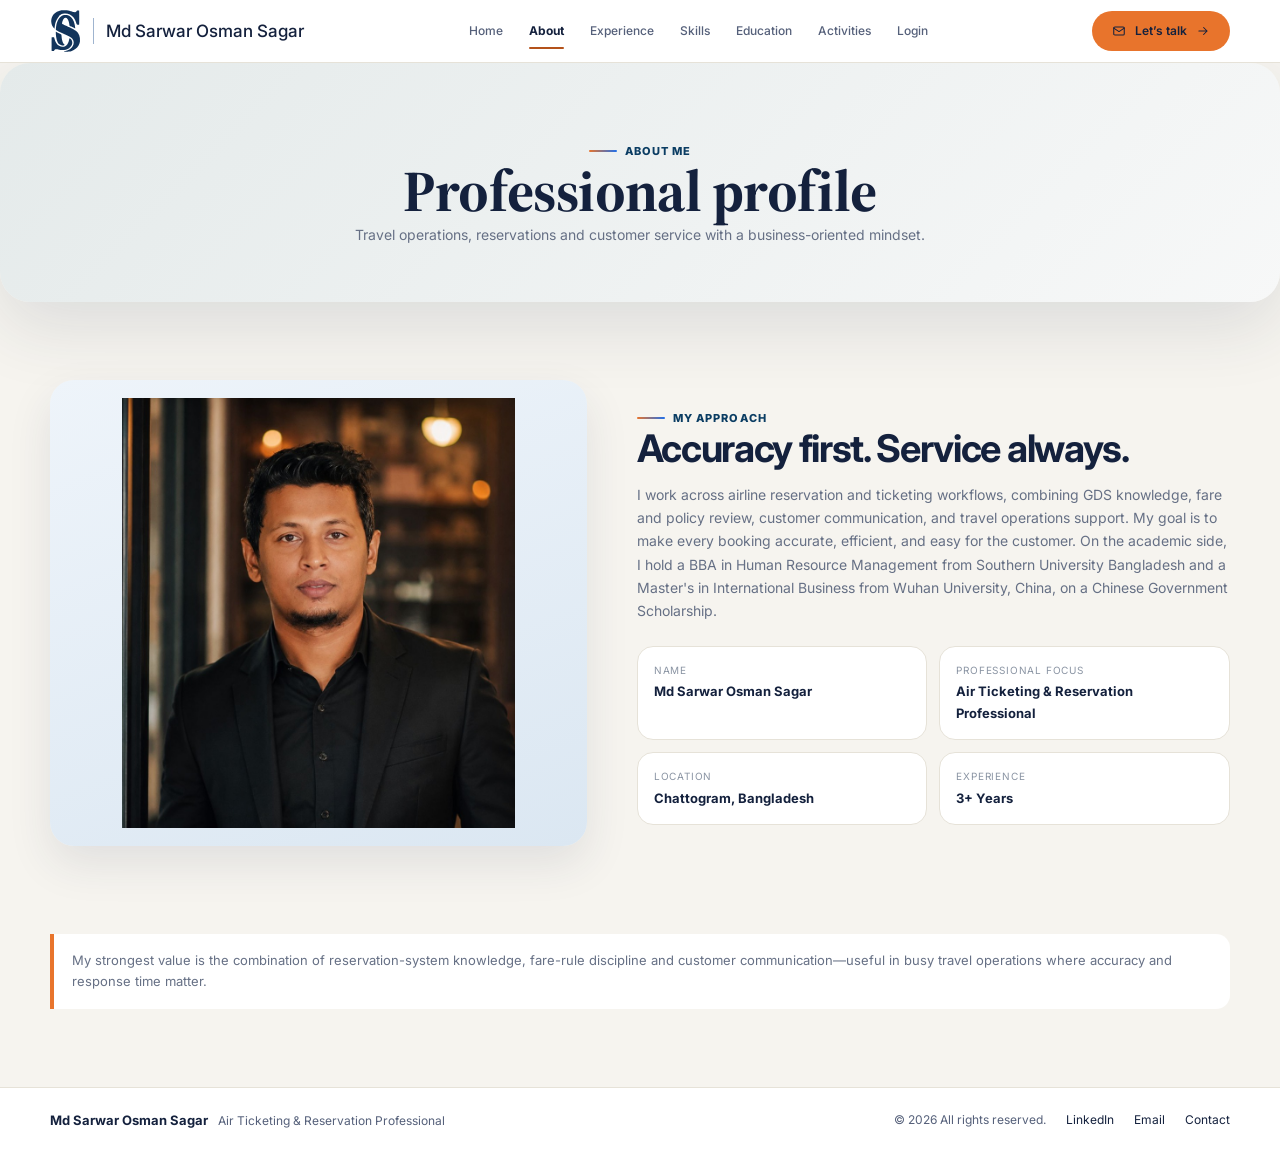
<file: about.html>
<!doctype html>
<html lang="en">
<head>
<meta charset="utf-8"><meta name="viewport" content="width=device-width,initial-scale=1">
<script>if(performance.getEntriesByType("navigation")[0]?.type==="reload"){location.replace("index.html");}</script>
<title>SARWAR OSMAN | PORTFOLIO</title>
<meta name="description" content="Professional portfolio of Md Sarwar Osman Sagar, Air Ticketing & Reservation Professional.">
<link rel="preconnect" href="https://fonts.googleapis.com"><link rel="preconnect" href="https://fonts.gstatic.com" crossorigin>
<link href="https://fonts.googleapis.com/css2?family=Inter:wght@400;500;600;700;800&display=swap" rel="stylesheet">
<link rel="icon" type="image/png" sizes="512x512" href="./favicon-512.png?v=2">
<link rel="icon" type="image/png" sizes="192x192" href="./favicon-192.png?v=2">
<link rel="icon" type="image/png" sizes="32x32" href="./favicon-32.png?v=2">
<link rel="icon" type="image/png" sizes="16x16" href="./favicon-16.png?v=2">
<link rel="apple-touch-icon" href="./apple-touch-icon.png?v=2">
<link href="https://fonts.googleapis.com/css2?family=Source+Serif+4:wght@600;700&display=swap" rel="stylesheet">
<link rel="stylesheet" href="./style.css">
<link rel="stylesheet" href="./home.css">
<script src="./profile.js"></script><script defer src="./app.js"></script>
</head><body class="home"><div class="site-shell">
<header class="header"><div class="container nav-wrap"><div class="nav">
<a class="logo" href="index.html" aria-label="Md Sarwar Osman Sagar - Home"><svg class="logo-mark" viewBox="149 121 838 1180" role="img" aria-label="SOS monogram" focusable="false"><path fill="#12345B" fill-rule="evenodd" d="M563.0 1268.0C543.5 1267.2 528.0 1263.8 528.0 1260.5C528.0 1257.9 537.3 1255.2 564.0 1250.1C746.3 1214.7 844.0 1039.4 748.0 919.9C719.5 884.5 652.7 843.9 570.5 812.2C566.1 810.5 551.7 804.4 538.5 798.7C525.3 793.0 500.3 782.1 483.0 774.6C418.1 746.4 394.5 734.8 345.7 707.1C305.2 684.2 306.0 685.0 306.0 664.9C306.0 656.3 307.2 640.2 309.0 622.8C312.2 592.9 312.3 592.1 316.5 568.5C317.9 560.2 319.8 549.5 320.6 544.5C327.8 501.0 352.3 435.0 376.6 394.0C410.6 336.5 467.8 292.9 524.6 281.3C537.4 278.7 590.8 278.7 605.0 281.3C687.9 296.5 755.9 363.6 790.6 464.5C804.0 503.4 816.8 556.3 820.5 588.0C821.4 595.4 823.0 607.6 824.0 615.0C828.8 647.6 827.3 648.6 798.0 631.4C762.2 610.4 764.6 611.6 723.0 593.0C717.2 590.5 705.3 585.5 696.6 581.9C672.4 572.2 671.3 570.8 668.5 544.5C666.9 529.8 663.6 510.7 659.6 493.0C658.2 487.2 656.9 480.7 656.5 478.5C652.3 454.1 633.6 408.4 619.4 388.4C590.4 347.2 541.8 347.8 512.6 389.5C493.0 417.5 472.0 478.9 472.0 508.1C472.0 517.0 479.9 522.8 523.5 545.8C555.8 562.8 565.5 567.2 610.5 585.1C617.1 587.7 626.8 591.6 632.0 593.7C637.2 595.9 646.0 599.4 651.5 601.5C657.0 603.6 666.7 607.7 673.0 610.5C679.3 613.4 689.9 618.1 696.5 621.0C751.5 644.8 810.0 678.7 845.0 706.8C925.5 771.7 963.8 870.2 953.0 985.0C949.9 1018.1 933.1 1069.4 915.6 1099.4C912.7 1104.4 908.4 1111.7 906.2 1115.6C875.6 1168.6 808.2 1219.3 733.7 1245.4C707.7 1254.5 691.3 1258.3 659.0 1262.4C652.1 1263.3 639.8 1264.9 631.5 1266.0C613.8 1268.2 586.1 1269.1 563.0 1268.0ZM199.2 1247.9C191.3 1245.5 192.0 1262.7 192.0 1062.0C192.0 863.6 191.4 880.4 198.6 877.4C203.2 875.5 250.9 876.5 255.5 878.6C259.9 880.6 260.2 881.5 266.3 906.1C292.6 1012.1 333.7 1077.6 394.0 1109.8C443.9 1136.3 510.2 1139.9 555.6 1118.5C597.7 1098.7 631.4 1054.0 649.9 993.7C654.0 980.3 655.6 973.2 664.1 930.5C670.4 898.8 672.0 898.4 699.8 922.2C777.5 988.6 759.5 1108.0 662.2 1171.8C590.3 1219.0 491.3 1234.3 392.0 1213.5C305.0 1195.3 280.2 1199.3 261.7 1234.6C254.3 1248.7 254.9 1248.4 225.5 1248.7C212.6 1248.8 201.1 1248.5 199.2 1247.9ZM472.5 1097.4C428.7 1090.7 389.2 1071.2 374.6 1049.1C352.8 1016.1 327.8 944.7 318.5 889.0C316.5 877.2 314.5 865.9 314.0 864.0C312.6 858.7 311.2 848.8 310.0 836.0C309.4 829.7 308.3 819.8 307.5 814.0C306.7 808.1 305.8 788.7 305.4 769.4C304.4 721.1 301.7 722.4 346.5 749.3C367.6 762.0 408.0 782.1 439.4 795.6C455.5 802.4 456.3 804.3 458.0 835.3C458.6 845.6 459.4 857.1 460.0 860.8C460.5 864.5 461.9 877.3 463.0 889.3C465.1 910.8 467.4 926.0 470.4 937.8C471.3 941.0 472.8 948.0 473.9 953.2C485.7 1011.8 506.9 1054.1 534.1 1073.4C545.4 1081.3 544.8 1084.5 530.8 1090.1C516.0 1096.2 487.7 1099.7 472.5 1097.4ZM256.2 639.2C218.9 599.8 191.1 543.0 186.5 497.0C186.2 493.4 185.2 485.6 184.3 479.5C181.9 463.8 181.9 427.4 184.2 412.0C185.2 405.7 186.7 395.6 187.5 389.5C190.7 366.4 203.6 329.8 216.6 306.7C252.8 243.0 310.6 198.9 391.0 173.6C414.6 166.2 452.4 158.5 472.1 157.1C496.9 155.3 536.2 153.8 544.0 154.4C548.1 154.8 561.0 155.5 572.5 156.0C596.9 157.2 610.0 158.8 633.5 163.4C642.9 165.3 653.9 167.5 658.0 168.3C671.3 170.9 705.2 179.9 717.0 183.9C776.3 204.0 805.7 210.0 824.5 205.6C843.1 201.2 858.3 189.6 865.9 173.8C873.1 158.9 873.7 158.7 906.2 159.2C928.0 159.5 928.0 159.5 930.7 162.3C933.9 165.4 935.8 528.9 932.7 535.0C930.0 540.4 926.9 541.0 899.0 541.0C863.3 541.0 866.1 543.2 855.5 506.0C821.4 386.0 766.6 311.4 681.5 269.2C625.6 241.5 560.9 234.8 493.5 249.6C451.6 258.8 411.0 284.2 389.5 314.5C386.8 318.4 378.3 329.6 370.7 339.5C319.9 405.2 291.6 479.0 277.5 582.0C276.7 588.3 275.3 597.3 274.5 602.0C273.7 606.7 272.8 616.4 272.5 623.5C271.3 649.2 268.3 652.1 256.2 639.2Z"/></svg><span class="logo-div" aria-hidden="true"></span><span data-profile-name>Md Sarwar Osman Sagar</span></a>
<nav class="nav-links" aria-label="Primary navigation">
<a href="index.html">Home</a><a href="about.html">About</a><a href="experience.html">Experience</a><a href="skills.html">Skills</a><a class="v2-only" href="index.html#research">Research</a><a href="education.html">Education</a><a href="activities.html">Activities</a><a href="aeroops.html">AeroOps Desk</a>
</nav>
<a class="btn" href="contact.html"><svg viewBox="0 0 24 24" aria-hidden="true"><rect x="3" y="5" width="18" height="14" rx="2"/><path d="m3 7 9 6 9-6"/></svg>Let’s talk <svg viewBox="0 0 24 24" aria-hidden="true"><path d="M5 12h14M13 6l6 6-6 6"/></svg></a><button id="mobileToggle" class="mobile-toggle" aria-label="Open menu">☰</button>
</div></div></header>
<div id="mobileLinks" class="container mobile-menu" style="display:none"></div>
<main>
<section class="page-hero"><div class="container"><span class="kicker">About Me</span><h1>Professional profile</h1><p>Travel operations, reservations and customer service with a business-oriented mindset.</p></div></section>
<section class="section"><div class="container about-grid">
<div class="about-image"><img src="./workspace.jpg" alt="Travel operations workspace"></div>
<div class="about-copy"><span class="kicker">My Approach</span><h2 class="section-title">Accuracy first. Service always.</h2><p id="aboutText"></p>
<div class="fact-grid"><div class="fact"><small>Name</small><strong id="factName"></strong></div><div class="fact"><small>Professional Focus</small><strong data-profile-title></strong></div><div class="fact"><small>Location</small><strong id="factLocation"></strong></div><div class="fact"><small>Experience</small><strong id="factExp"></strong></div></div></div>
</div></section>
<section class="section" style="padding-top:10px"><div class="container"><div class="note">My strongest value is the combination of reservation-system knowledge, fare-rule discipline and customer communication—useful in busy travel operations where accuracy and response time matter.</div></div></section>
</main><footer class="h-footer"><div class="container h-footer-in">
<div><strong data-profile-name>Md Sarwar Osman Sagar</strong><span>Air Ticketing &amp; Reservation Professional</span></div>
<div class="h-footer-r"><span>© 2026 All rights reserved.</span><a data-linkedin-link href="https://linkedin.com/in/md-sarwar-osman-sagar-03738a158" target="_blank" rel="noopener">LinkedIn</a><a data-email-icon href="mailto:mdsarwarosman22@gmail.com">Email</a><a href="contact.html">Contact</a></div>
</div></footer></div></body></html>
</file>
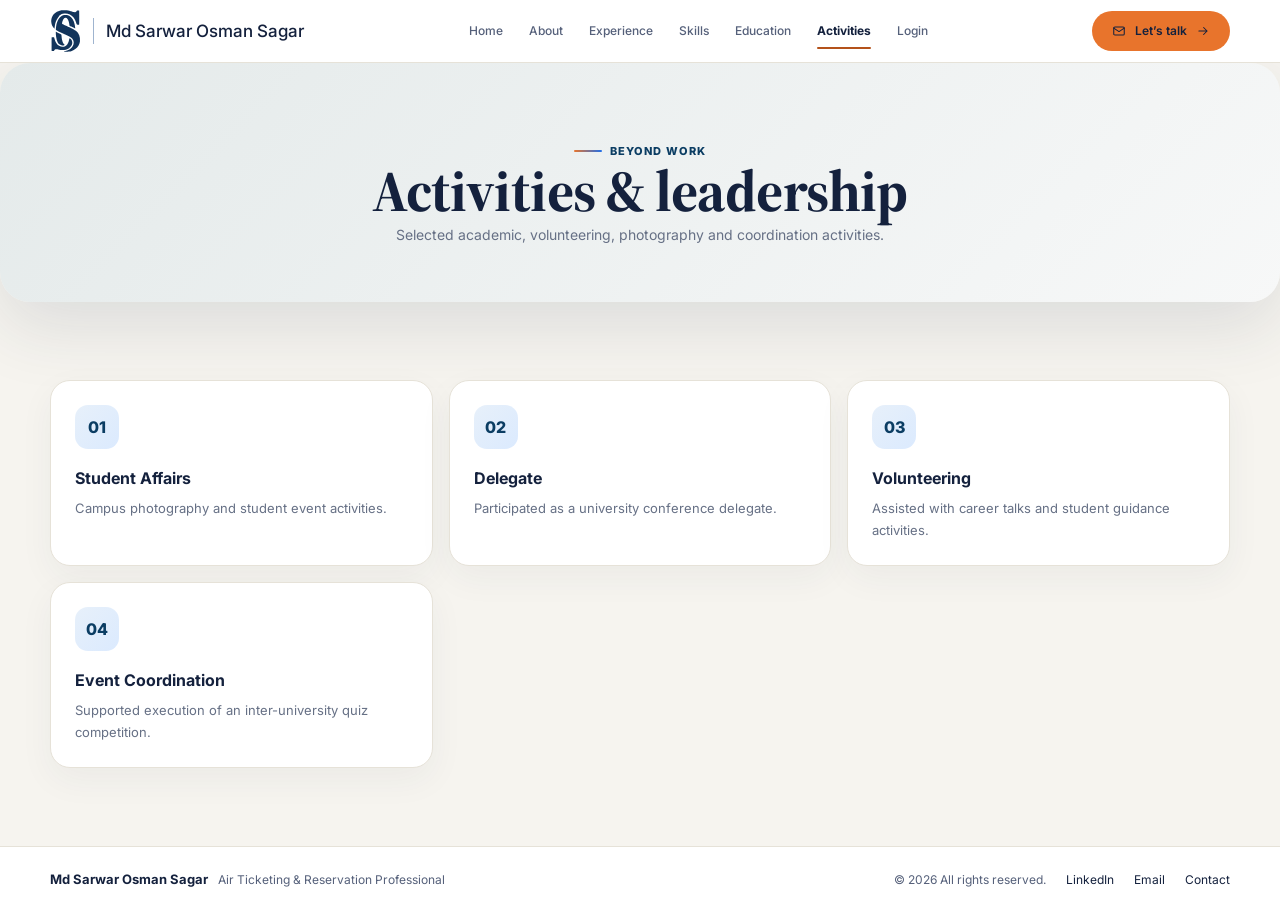
<file: activities.html>
<!doctype html>
<html lang="en">
<head>
<meta charset="utf-8"><meta name="viewport" content="width=device-width,initial-scale=1">
<script>if(performance.getEntriesByType("navigation")[0]?.type==="reload"){location.replace("index.html");}</script>
<title>SARWAR OSMAN | PORTFOLIO</title>
<meta name="description" content="Professional portfolio of Md Sarwar Osman Sagar, Air Ticketing & Reservation Professional.">
<link rel="preconnect" href="https://fonts.googleapis.com"><link rel="preconnect" href="https://fonts.gstatic.com" crossorigin>
<link href="https://fonts.googleapis.com/css2?family=Inter:wght@400;500;600;700;800&display=swap" rel="stylesheet">
<link rel="icon" type="image/png" sizes="512x512" href="./favicon-512.png?v=2">
<link rel="icon" type="image/png" sizes="192x192" href="./favicon-192.png?v=2">
<link rel="icon" type="image/png" sizes="32x32" href="./favicon-32.png?v=2">
<link rel="icon" type="image/png" sizes="16x16" href="./favicon-16.png?v=2">
<link rel="apple-touch-icon" href="./apple-touch-icon.png?v=2">
<link href="https://fonts.googleapis.com/css2?family=Source+Serif+4:wght@600;700&display=swap" rel="stylesheet">
<link rel="stylesheet" href="./style.css">
<link rel="stylesheet" href="./home.css">
<script src="./profile.js"></script><script defer src="./app.js"></script>
</head><body class="home"><div class="site-shell">
<header class="header"><div class="container nav-wrap"><div class="nav">
<a class="logo" href="index.html" aria-label="Md Sarwar Osman Sagar - Home"><svg class="logo-mark" viewBox="149 121 838 1180" role="img" aria-label="SOS monogram" focusable="false"><path fill="#12345B" fill-rule="evenodd" d="M563.0 1268.0C543.5 1267.2 528.0 1263.8 528.0 1260.5C528.0 1257.9 537.3 1255.2 564.0 1250.1C746.3 1214.7 844.0 1039.4 748.0 919.9C719.5 884.5 652.7 843.9 570.5 812.2C566.1 810.5 551.7 804.4 538.5 798.7C525.3 793.0 500.3 782.1 483.0 774.6C418.1 746.4 394.5 734.8 345.7 707.1C305.2 684.2 306.0 685.0 306.0 664.9C306.0 656.3 307.2 640.2 309.0 622.8C312.2 592.9 312.3 592.1 316.5 568.5C317.9 560.2 319.8 549.5 320.6 544.5C327.8 501.0 352.3 435.0 376.6 394.0C410.6 336.5 467.8 292.9 524.6 281.3C537.4 278.7 590.8 278.7 605.0 281.3C687.9 296.5 755.9 363.6 790.6 464.5C804.0 503.4 816.8 556.3 820.5 588.0C821.4 595.4 823.0 607.6 824.0 615.0C828.8 647.6 827.3 648.6 798.0 631.4C762.2 610.4 764.6 611.6 723.0 593.0C717.2 590.5 705.3 585.5 696.6 581.9C672.4 572.2 671.3 570.8 668.5 544.5C666.9 529.8 663.6 510.7 659.6 493.0C658.2 487.2 656.9 480.7 656.5 478.5C652.3 454.1 633.6 408.4 619.4 388.4C590.4 347.2 541.8 347.8 512.6 389.5C493.0 417.5 472.0 478.9 472.0 508.1C472.0 517.0 479.9 522.8 523.5 545.8C555.8 562.8 565.5 567.2 610.5 585.1C617.1 587.7 626.8 591.6 632.0 593.7C637.2 595.9 646.0 599.4 651.5 601.5C657.0 603.6 666.7 607.7 673.0 610.5C679.3 613.4 689.9 618.1 696.5 621.0C751.5 644.8 810.0 678.7 845.0 706.8C925.5 771.7 963.8 870.2 953.0 985.0C949.9 1018.1 933.1 1069.4 915.6 1099.4C912.7 1104.4 908.4 1111.7 906.2 1115.6C875.6 1168.6 808.2 1219.3 733.7 1245.4C707.7 1254.5 691.3 1258.3 659.0 1262.4C652.1 1263.3 639.8 1264.9 631.5 1266.0C613.8 1268.2 586.1 1269.1 563.0 1268.0ZM199.2 1247.9C191.3 1245.5 192.0 1262.7 192.0 1062.0C192.0 863.6 191.4 880.4 198.6 877.4C203.2 875.5 250.9 876.5 255.5 878.6C259.9 880.6 260.2 881.5 266.3 906.1C292.6 1012.1 333.7 1077.6 394.0 1109.8C443.9 1136.3 510.2 1139.9 555.6 1118.5C597.7 1098.7 631.4 1054.0 649.9 993.7C654.0 980.3 655.6 973.2 664.1 930.5C670.4 898.8 672.0 898.4 699.8 922.2C777.5 988.6 759.5 1108.0 662.2 1171.8C590.3 1219.0 491.3 1234.3 392.0 1213.5C305.0 1195.3 280.2 1199.3 261.7 1234.6C254.3 1248.7 254.9 1248.4 225.5 1248.7C212.6 1248.8 201.1 1248.5 199.2 1247.9ZM472.5 1097.4C428.7 1090.7 389.2 1071.2 374.6 1049.1C352.8 1016.1 327.8 944.7 318.5 889.0C316.5 877.2 314.5 865.9 314.0 864.0C312.6 858.7 311.2 848.8 310.0 836.0C309.4 829.7 308.3 819.8 307.5 814.0C306.7 808.1 305.8 788.7 305.4 769.4C304.4 721.1 301.7 722.4 346.5 749.3C367.6 762.0 408.0 782.1 439.4 795.6C455.5 802.4 456.3 804.3 458.0 835.3C458.6 845.6 459.4 857.1 460.0 860.8C460.5 864.5 461.9 877.3 463.0 889.3C465.1 910.8 467.4 926.0 470.4 937.8C471.3 941.0 472.8 948.0 473.9 953.2C485.7 1011.8 506.9 1054.1 534.1 1073.4C545.4 1081.3 544.8 1084.5 530.8 1090.1C516.0 1096.2 487.7 1099.7 472.5 1097.4ZM256.2 639.2C218.9 599.8 191.1 543.0 186.5 497.0C186.2 493.4 185.2 485.6 184.3 479.5C181.9 463.8 181.9 427.4 184.2 412.0C185.2 405.7 186.7 395.6 187.5 389.5C190.7 366.4 203.6 329.8 216.6 306.7C252.8 243.0 310.6 198.9 391.0 173.6C414.6 166.2 452.4 158.5 472.1 157.1C496.9 155.3 536.2 153.8 544.0 154.4C548.1 154.8 561.0 155.5 572.5 156.0C596.9 157.2 610.0 158.8 633.5 163.4C642.9 165.3 653.9 167.5 658.0 168.3C671.3 170.9 705.2 179.9 717.0 183.9C776.3 204.0 805.7 210.0 824.5 205.6C843.1 201.2 858.3 189.6 865.9 173.8C873.1 158.9 873.7 158.7 906.2 159.2C928.0 159.5 928.0 159.5 930.7 162.3C933.9 165.4 935.8 528.9 932.7 535.0C930.0 540.4 926.9 541.0 899.0 541.0C863.3 541.0 866.1 543.2 855.5 506.0C821.4 386.0 766.6 311.4 681.5 269.2C625.6 241.5 560.9 234.8 493.5 249.6C451.6 258.8 411.0 284.2 389.5 314.5C386.8 318.4 378.3 329.6 370.7 339.5C319.9 405.2 291.6 479.0 277.5 582.0C276.7 588.3 275.3 597.3 274.5 602.0C273.7 606.7 272.8 616.4 272.5 623.5C271.3 649.2 268.3 652.1 256.2 639.2Z"/></svg><span class="logo-div" aria-hidden="true"></span><span data-profile-name>Md Sarwar Osman Sagar</span></a>
<nav class="nav-links" aria-label="Primary navigation">
<a href="index.html">Home</a><a href="about.html">About</a><a href="experience.html">Experience</a><a href="skills.html">Skills</a><a class="v2-only" href="index.html#research">Research</a><a href="education.html">Education</a><a href="activities.html">Activities</a><a href="aeroops.html">AeroOps Desk</a>
</nav>
<a class="btn" href="contact.html"><svg viewBox="0 0 24 24" aria-hidden="true"><rect x="3" y="5" width="18" height="14" rx="2"/><path d="m3 7 9 6 9-6"/></svg>Let’s talk <svg viewBox="0 0 24 24" aria-hidden="true"><path d="M5 12h14M13 6l6 6-6 6"/></svg></a><button id="mobileToggle" class="mobile-toggle" aria-label="Open menu">☰</button>
</div></div></header>
<div id="mobileLinks" class="container mobile-menu" style="display:none"></div>
<main>
<section class="page-hero"><div class="container"><span class="kicker">Beyond Work</span><h1>Activities &amp; leadership</h1><p>Selected academic, volunteering, photography and coordination activities.</p></div></section>
<section class="section"><div class="container"><div id="activitiesGrid" class="cards"></div></div></section>
</main><footer class="h-footer"><div class="container h-footer-in">
<div><strong data-profile-name>Md Sarwar Osman Sagar</strong><span>Air Ticketing &amp; Reservation Professional</span></div>
<div class="h-footer-r"><span>© 2026 All rights reserved.</span><a data-linkedin-link href="https://linkedin.com/in/md-sarwar-osman-sagar-03738a158" target="_blank" rel="noopener">LinkedIn</a><a data-email-icon href="mailto:mdsarwarosman22@gmail.com">Email</a><a href="contact.html">Contact</a></div>
</div></footer></div></body></html>
</file>
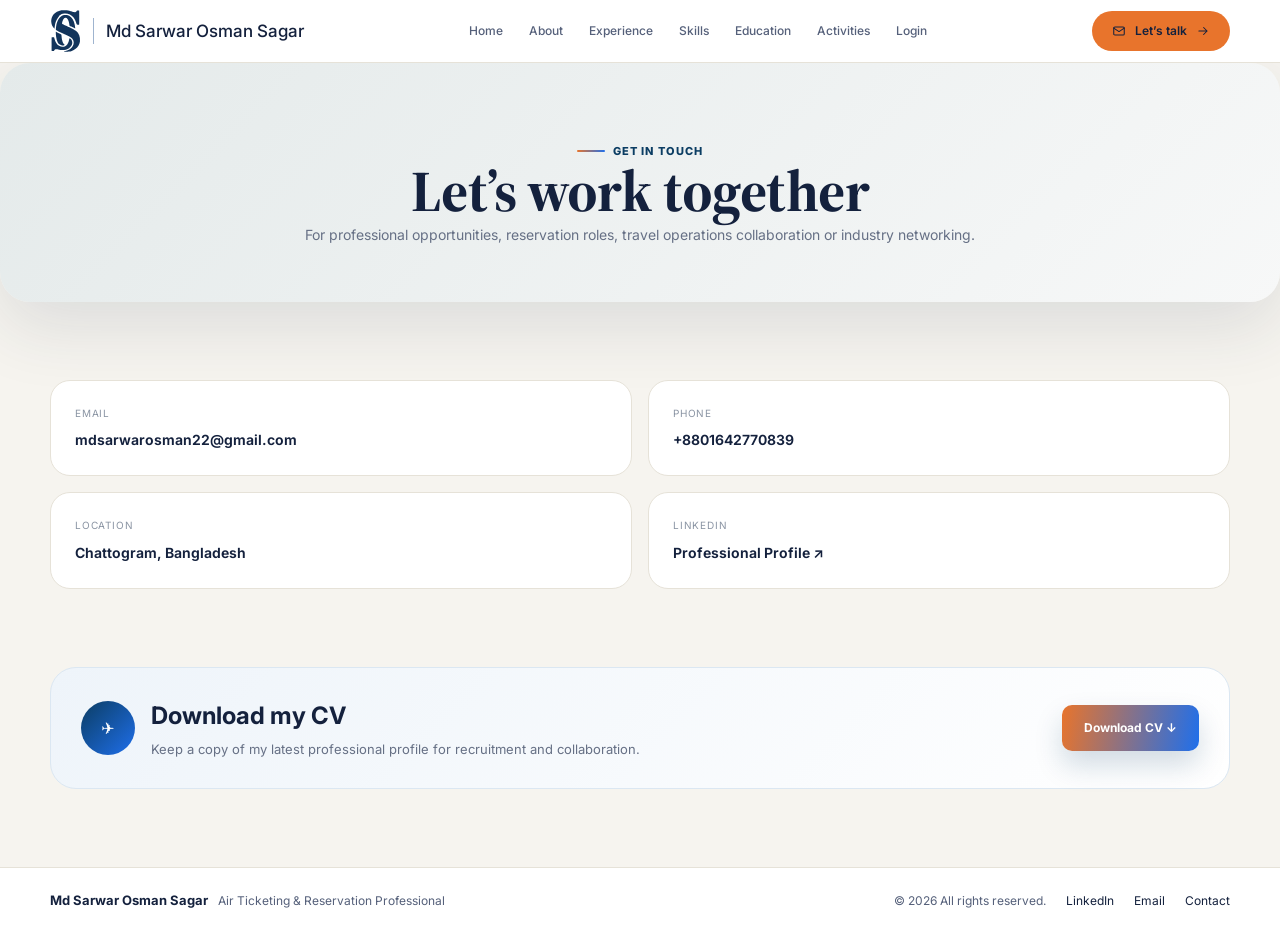
<file: contact.html>
<!doctype html>
<html lang="en">
<head>
<meta charset="utf-8"><meta name="viewport" content="width=device-width,initial-scale=1">
<script>if(performance.getEntriesByType("navigation")[0]?.type==="reload"){location.replace("index.html");}</script>
<title>SARWAR OSMAN | PORTFOLIO</title>
<meta name="description" content="Professional portfolio of Md Sarwar Osman Sagar, Air Ticketing & Reservation Professional.">
<link rel="preconnect" href="https://fonts.googleapis.com"><link rel="preconnect" href="https://fonts.gstatic.com" crossorigin>
<link href="https://fonts.googleapis.com/css2?family=Inter:wght@400;500;600;700;800&display=swap" rel="stylesheet">
<link rel="icon" type="image/png" sizes="512x512" href="./favicon-512.png?v=2">
<link rel="icon" type="image/png" sizes="192x192" href="./favicon-192.png?v=2">
<link rel="icon" type="image/png" sizes="32x32" href="./favicon-32.png?v=2">
<link rel="icon" type="image/png" sizes="16x16" href="./favicon-16.png?v=2">
<link rel="apple-touch-icon" href="./apple-touch-icon.png?v=2">
<link href="https://fonts.googleapis.com/css2?family=Source+Serif+4:wght@600;700&display=swap" rel="stylesheet">
<link rel="stylesheet" href="./style.css">
<link rel="stylesheet" href="./home.css">
<script src="./profile.js"></script><script defer src="./app.js"></script>
</head><body class="home"><div class="site-shell">
<header class="header"><div class="container nav-wrap"><div class="nav">
<a class="logo" href="index.html" aria-label="Md Sarwar Osman Sagar - Home"><svg class="logo-mark" viewBox="149 121 838 1180" role="img" aria-label="SOS monogram" focusable="false"><path fill="#12345B" fill-rule="evenodd" d="M563.0 1268.0C543.5 1267.2 528.0 1263.8 528.0 1260.5C528.0 1257.9 537.3 1255.2 564.0 1250.1C746.3 1214.7 844.0 1039.4 748.0 919.9C719.5 884.5 652.7 843.9 570.5 812.2C566.1 810.5 551.7 804.4 538.5 798.7C525.3 793.0 500.3 782.1 483.0 774.6C418.1 746.4 394.5 734.8 345.7 707.1C305.2 684.2 306.0 685.0 306.0 664.9C306.0 656.3 307.2 640.2 309.0 622.8C312.2 592.9 312.3 592.1 316.5 568.5C317.9 560.2 319.8 549.5 320.6 544.5C327.8 501.0 352.3 435.0 376.6 394.0C410.6 336.5 467.8 292.9 524.6 281.3C537.4 278.7 590.8 278.7 605.0 281.3C687.9 296.5 755.9 363.6 790.6 464.5C804.0 503.4 816.8 556.3 820.5 588.0C821.4 595.4 823.0 607.6 824.0 615.0C828.8 647.6 827.3 648.6 798.0 631.4C762.2 610.4 764.6 611.6 723.0 593.0C717.2 590.5 705.3 585.5 696.6 581.9C672.4 572.2 671.3 570.8 668.5 544.5C666.9 529.8 663.6 510.7 659.6 493.0C658.2 487.2 656.9 480.7 656.5 478.5C652.3 454.1 633.6 408.4 619.4 388.4C590.4 347.2 541.8 347.8 512.6 389.5C493.0 417.5 472.0 478.9 472.0 508.1C472.0 517.0 479.9 522.8 523.5 545.8C555.8 562.8 565.5 567.2 610.5 585.1C617.1 587.7 626.8 591.6 632.0 593.7C637.2 595.9 646.0 599.4 651.5 601.5C657.0 603.6 666.7 607.7 673.0 610.5C679.3 613.4 689.9 618.1 696.5 621.0C751.5 644.8 810.0 678.7 845.0 706.8C925.5 771.7 963.8 870.2 953.0 985.0C949.9 1018.1 933.1 1069.4 915.6 1099.4C912.7 1104.4 908.4 1111.7 906.2 1115.6C875.6 1168.6 808.2 1219.3 733.7 1245.4C707.7 1254.5 691.3 1258.3 659.0 1262.4C652.1 1263.3 639.8 1264.9 631.5 1266.0C613.8 1268.2 586.1 1269.1 563.0 1268.0ZM199.2 1247.9C191.3 1245.5 192.0 1262.7 192.0 1062.0C192.0 863.6 191.4 880.4 198.6 877.4C203.2 875.5 250.9 876.5 255.5 878.6C259.9 880.6 260.2 881.5 266.3 906.1C292.6 1012.1 333.7 1077.6 394.0 1109.8C443.9 1136.3 510.2 1139.9 555.6 1118.5C597.7 1098.7 631.4 1054.0 649.9 993.7C654.0 980.3 655.6 973.2 664.1 930.5C670.4 898.8 672.0 898.4 699.8 922.2C777.5 988.6 759.5 1108.0 662.2 1171.8C590.3 1219.0 491.3 1234.3 392.0 1213.5C305.0 1195.3 280.2 1199.3 261.7 1234.6C254.3 1248.7 254.9 1248.4 225.5 1248.7C212.6 1248.8 201.1 1248.5 199.2 1247.9ZM472.5 1097.4C428.7 1090.7 389.2 1071.2 374.6 1049.1C352.8 1016.1 327.8 944.7 318.5 889.0C316.5 877.2 314.5 865.9 314.0 864.0C312.6 858.7 311.2 848.8 310.0 836.0C309.4 829.7 308.3 819.8 307.5 814.0C306.7 808.1 305.8 788.7 305.4 769.4C304.4 721.1 301.7 722.4 346.5 749.3C367.6 762.0 408.0 782.1 439.4 795.6C455.5 802.4 456.3 804.3 458.0 835.3C458.6 845.6 459.4 857.1 460.0 860.8C460.5 864.5 461.9 877.3 463.0 889.3C465.1 910.8 467.4 926.0 470.4 937.8C471.3 941.0 472.8 948.0 473.9 953.2C485.7 1011.8 506.9 1054.1 534.1 1073.4C545.4 1081.3 544.8 1084.5 530.8 1090.1C516.0 1096.2 487.7 1099.7 472.5 1097.4ZM256.2 639.2C218.9 599.8 191.1 543.0 186.5 497.0C186.2 493.4 185.2 485.6 184.3 479.5C181.9 463.8 181.9 427.4 184.2 412.0C185.2 405.7 186.7 395.6 187.5 389.5C190.7 366.4 203.6 329.8 216.6 306.7C252.8 243.0 310.6 198.9 391.0 173.6C414.6 166.2 452.4 158.5 472.1 157.1C496.9 155.3 536.2 153.8 544.0 154.4C548.1 154.8 561.0 155.5 572.5 156.0C596.9 157.2 610.0 158.8 633.5 163.4C642.9 165.3 653.9 167.5 658.0 168.3C671.3 170.9 705.2 179.9 717.0 183.9C776.3 204.0 805.7 210.0 824.5 205.6C843.1 201.2 858.3 189.6 865.9 173.8C873.1 158.9 873.7 158.7 906.2 159.2C928.0 159.5 928.0 159.5 930.7 162.3C933.9 165.4 935.8 528.9 932.7 535.0C930.0 540.4 926.9 541.0 899.0 541.0C863.3 541.0 866.1 543.2 855.5 506.0C821.4 386.0 766.6 311.4 681.5 269.2C625.6 241.5 560.9 234.8 493.5 249.6C451.6 258.8 411.0 284.2 389.5 314.5C386.8 318.4 378.3 329.6 370.7 339.5C319.9 405.2 291.6 479.0 277.5 582.0C276.7 588.3 275.3 597.3 274.5 602.0C273.7 606.7 272.8 616.4 272.5 623.5C271.3 649.2 268.3 652.1 256.2 639.2Z"/></svg><span class="logo-div" aria-hidden="true"></span><span data-profile-name>Md Sarwar Osman Sagar</span></a>
<nav class="nav-links" aria-label="Primary navigation">
<a href="index.html">Home</a><a href="about.html">About</a><a href="experience.html">Experience</a><a href="skills.html">Skills</a><a class="v2-only" href="index.html#research">Research</a><a href="education.html">Education</a><a href="activities.html">Activities</a><a href="aeroops.html">AeroOps Desk</a>
</nav>
<a class="btn" href="contact.html"><svg viewBox="0 0 24 24" aria-hidden="true"><rect x="3" y="5" width="18" height="14" rx="2"/><path d="m3 7 9 6 9-6"/></svg>Let’s talk <svg viewBox="0 0 24 24" aria-hidden="true"><path d="M5 12h14M13 6l6 6-6 6"/></svg></a><button id="mobileToggle" class="mobile-toggle" aria-label="Open menu">☰</button>
</div></div></header>
<div id="mobileLinks" class="container mobile-menu" style="display:none"></div>
<main>
<section class="page-hero"><div class="container"><span class="kicker">Get In Touch</span><h1>Let’s work together</h1><p>For professional opportunities, reservation roles, travel operations collaboration or industry networking.</p></div></section>
<section class="section"><div class="container contact-grid">
<div class="contact-item"><small>Email</small><a data-email-link href="#"></a></div>
<div class="contact-item"><small>Phone</small><a data-phone-link href="#"></a></div>
<div class="contact-item"><small>Location</small><p data-profile-location></p></div>
<div class="contact-item"><small>LinkedIn</small><a data-linkedin-link href="#" target="_blank" rel="noreferrer">Professional Profile ↗</a></div>
</div></section>
<section class="section" style="padding-top:0"><div class="container"><div class="contact-band"><div class="band-left"><div class="icon">✈</div><div><h3>Download my CV</h3><p>Keep a copy of my latest professional profile for recruitment and collaboration.</p></div></div><a class="btn" data-cv-link href="#">Download CV ↓</a></div></div></section>
</main><footer class="h-footer"><div class="container h-footer-in">
<div><strong data-profile-name>Md Sarwar Osman Sagar</strong><span>Air Ticketing &amp; Reservation Professional</span></div>
<div class="h-footer-r"><span>© 2026 All rights reserved.</span><a data-linkedin-link href="https://linkedin.com/in/md-sarwar-osman-sagar-03738a158" target="_blank" rel="noopener">LinkedIn</a><a data-email-icon href="mailto:mdsarwarosman22@gmail.com">Email</a><a href="contact.html">Contact</a></div>
</div></footer></div></body></html>
</file>
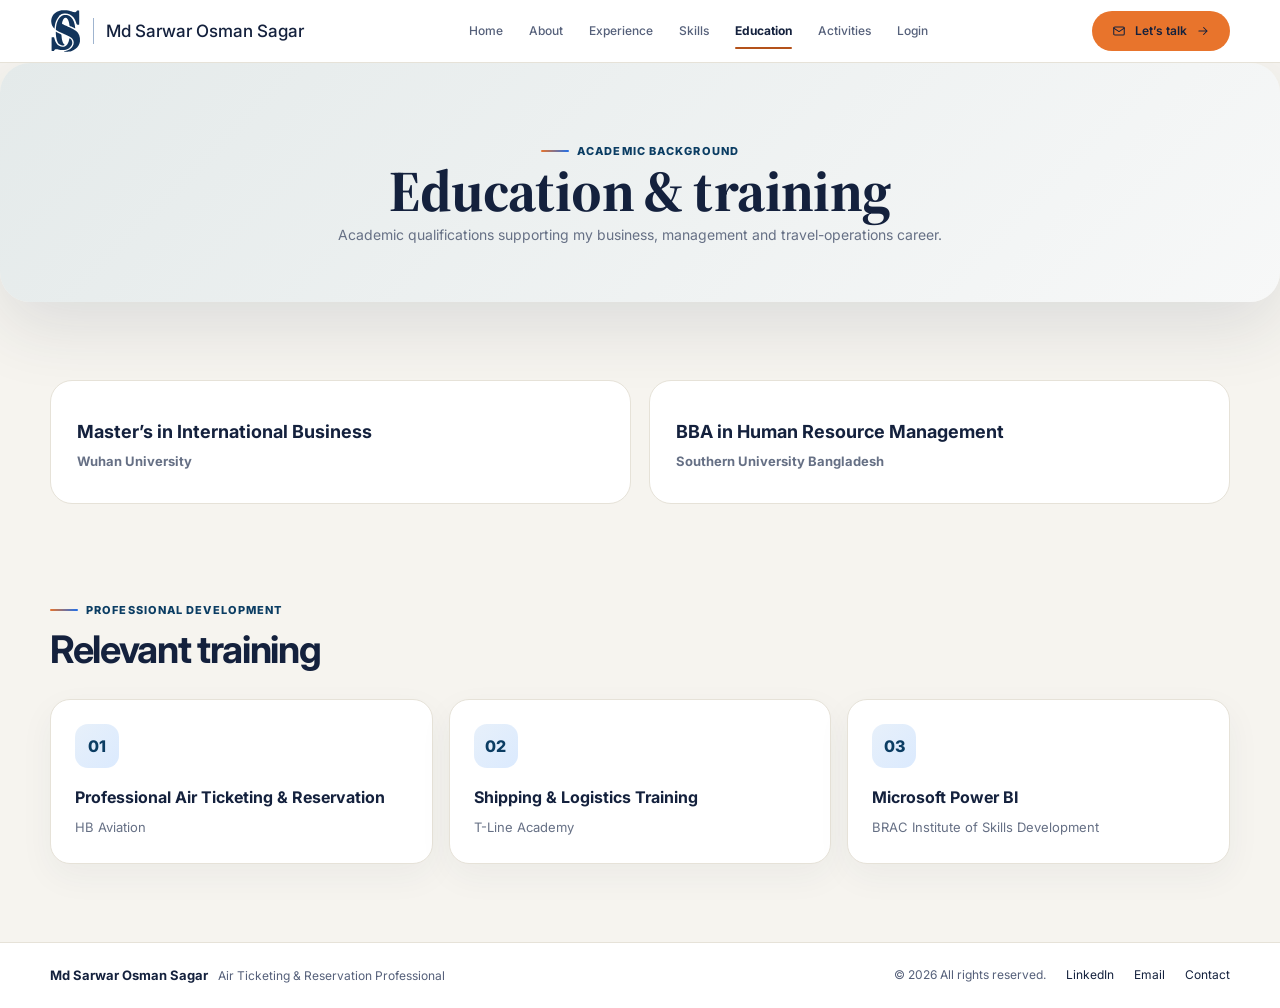
<file: education.html>
<!doctype html>
<html lang="en">
<head>
<meta charset="utf-8"><meta name="viewport" content="width=device-width,initial-scale=1">
<script>if(performance.getEntriesByType("navigation")[0]?.type==="reload"){location.replace("index.html");}</script>
<title>SARWAR OSMAN | PORTFOLIO</title>
<meta name="description" content="Professional portfolio of Md Sarwar Osman Sagar, Air Ticketing & Reservation Professional.">
<link rel="preconnect" href="https://fonts.googleapis.com"><link rel="preconnect" href="https://fonts.gstatic.com" crossorigin>
<link href="https://fonts.googleapis.com/css2?family=Inter:wght@400;500;600;700;800&display=swap" rel="stylesheet">
<link rel="icon" type="image/png" sizes="512x512" href="./favicon-512.png?v=2">
<link rel="icon" type="image/png" sizes="192x192" href="./favicon-192.png?v=2">
<link rel="icon" type="image/png" sizes="32x32" href="./favicon-32.png?v=2">
<link rel="icon" type="image/png" sizes="16x16" href="./favicon-16.png?v=2">
<link rel="apple-touch-icon" href="./apple-touch-icon.png?v=2">
<link href="https://fonts.googleapis.com/css2?family=Source+Serif+4:wght@600;700&display=swap" rel="stylesheet">
<link rel="stylesheet" href="./style.css">
<link rel="stylesheet" href="./home.css">
<script src="./profile.js"></script><script defer src="./app.js"></script>
</head><body class="home"><div class="site-shell">
<header class="header"><div class="container nav-wrap"><div class="nav">
<a class="logo" href="index.html" aria-label="Md Sarwar Osman Sagar - Home"><svg class="logo-mark" viewBox="149 121 838 1180" role="img" aria-label="SOS monogram" focusable="false"><path fill="#12345B" fill-rule="evenodd" d="M563.0 1268.0C543.5 1267.2 528.0 1263.8 528.0 1260.5C528.0 1257.9 537.3 1255.2 564.0 1250.1C746.3 1214.7 844.0 1039.4 748.0 919.9C719.5 884.5 652.7 843.9 570.5 812.2C566.1 810.5 551.7 804.4 538.5 798.7C525.3 793.0 500.3 782.1 483.0 774.6C418.1 746.4 394.5 734.8 345.7 707.1C305.2 684.2 306.0 685.0 306.0 664.9C306.0 656.3 307.2 640.2 309.0 622.8C312.2 592.9 312.3 592.1 316.5 568.5C317.9 560.2 319.8 549.5 320.6 544.5C327.8 501.0 352.3 435.0 376.6 394.0C410.6 336.5 467.8 292.9 524.6 281.3C537.4 278.7 590.8 278.7 605.0 281.3C687.9 296.5 755.9 363.6 790.6 464.5C804.0 503.4 816.8 556.3 820.5 588.0C821.4 595.4 823.0 607.6 824.0 615.0C828.8 647.6 827.3 648.6 798.0 631.4C762.2 610.4 764.6 611.6 723.0 593.0C717.2 590.5 705.3 585.5 696.6 581.9C672.4 572.2 671.3 570.8 668.5 544.5C666.9 529.8 663.6 510.7 659.6 493.0C658.2 487.2 656.9 480.7 656.5 478.5C652.3 454.1 633.6 408.4 619.4 388.4C590.4 347.2 541.8 347.8 512.6 389.5C493.0 417.5 472.0 478.9 472.0 508.1C472.0 517.0 479.9 522.8 523.5 545.8C555.8 562.8 565.5 567.2 610.5 585.1C617.1 587.7 626.8 591.6 632.0 593.7C637.2 595.9 646.0 599.4 651.5 601.5C657.0 603.6 666.7 607.7 673.0 610.5C679.3 613.4 689.9 618.1 696.5 621.0C751.5 644.8 810.0 678.7 845.0 706.8C925.5 771.7 963.8 870.2 953.0 985.0C949.9 1018.1 933.1 1069.4 915.6 1099.4C912.7 1104.4 908.4 1111.7 906.2 1115.6C875.6 1168.6 808.2 1219.3 733.7 1245.4C707.7 1254.5 691.3 1258.3 659.0 1262.4C652.1 1263.3 639.8 1264.9 631.5 1266.0C613.8 1268.2 586.1 1269.1 563.0 1268.0ZM199.2 1247.9C191.3 1245.5 192.0 1262.7 192.0 1062.0C192.0 863.6 191.4 880.4 198.6 877.4C203.2 875.5 250.9 876.5 255.5 878.6C259.9 880.6 260.2 881.5 266.3 906.1C292.6 1012.1 333.7 1077.6 394.0 1109.8C443.9 1136.3 510.2 1139.9 555.6 1118.5C597.7 1098.7 631.4 1054.0 649.9 993.7C654.0 980.3 655.6 973.2 664.1 930.5C670.4 898.8 672.0 898.4 699.8 922.2C777.5 988.6 759.5 1108.0 662.2 1171.8C590.3 1219.0 491.3 1234.3 392.0 1213.5C305.0 1195.3 280.2 1199.3 261.7 1234.6C254.3 1248.7 254.9 1248.4 225.5 1248.7C212.6 1248.8 201.1 1248.5 199.2 1247.9ZM472.5 1097.4C428.7 1090.7 389.2 1071.2 374.6 1049.1C352.8 1016.1 327.8 944.7 318.5 889.0C316.5 877.2 314.5 865.9 314.0 864.0C312.6 858.7 311.2 848.8 310.0 836.0C309.4 829.7 308.3 819.8 307.5 814.0C306.7 808.1 305.8 788.7 305.4 769.4C304.4 721.1 301.7 722.4 346.5 749.3C367.6 762.0 408.0 782.1 439.4 795.6C455.5 802.4 456.3 804.3 458.0 835.3C458.6 845.6 459.4 857.1 460.0 860.8C460.5 864.5 461.9 877.3 463.0 889.3C465.1 910.8 467.4 926.0 470.4 937.8C471.3 941.0 472.8 948.0 473.9 953.2C485.7 1011.8 506.9 1054.1 534.1 1073.4C545.4 1081.3 544.8 1084.5 530.8 1090.1C516.0 1096.2 487.7 1099.7 472.5 1097.4ZM256.2 639.2C218.9 599.8 191.1 543.0 186.5 497.0C186.2 493.4 185.2 485.6 184.3 479.5C181.9 463.8 181.9 427.4 184.2 412.0C185.2 405.7 186.7 395.6 187.5 389.5C190.7 366.4 203.6 329.8 216.6 306.7C252.8 243.0 310.6 198.9 391.0 173.6C414.6 166.2 452.4 158.5 472.1 157.1C496.9 155.3 536.2 153.8 544.0 154.4C548.1 154.8 561.0 155.5 572.5 156.0C596.9 157.2 610.0 158.8 633.5 163.4C642.9 165.3 653.9 167.5 658.0 168.3C671.3 170.9 705.2 179.9 717.0 183.9C776.3 204.0 805.7 210.0 824.5 205.6C843.1 201.2 858.3 189.6 865.9 173.8C873.1 158.9 873.7 158.7 906.2 159.2C928.0 159.5 928.0 159.5 930.7 162.3C933.9 165.4 935.8 528.9 932.7 535.0C930.0 540.4 926.9 541.0 899.0 541.0C863.3 541.0 866.1 543.2 855.5 506.0C821.4 386.0 766.6 311.4 681.5 269.2C625.6 241.5 560.9 234.8 493.5 249.6C451.6 258.8 411.0 284.2 389.5 314.5C386.8 318.4 378.3 329.6 370.7 339.5C319.9 405.2 291.6 479.0 277.5 582.0C276.7 588.3 275.3 597.3 274.5 602.0C273.7 606.7 272.8 616.4 272.5 623.5C271.3 649.2 268.3 652.1 256.2 639.2Z"/></svg><span class="logo-div" aria-hidden="true"></span><span data-profile-name>Md Sarwar Osman Sagar</span></a>
<nav class="nav-links" aria-label="Primary navigation">
<a href="index.html">Home</a><a href="about.html">About</a><a href="experience.html">Experience</a><a href="skills.html">Skills</a><a class="v2-only" href="index.html#research">Research</a><a href="education.html">Education</a><a href="activities.html">Activities</a><a href="aeroops.html">AeroOps Desk</a>
</nav>
<a class="btn" href="contact.html"><svg viewBox="0 0 24 24" aria-hidden="true"><rect x="3" y="5" width="18" height="14" rx="2"/><path d="m3 7 9 6 9-6"/></svg>Let’s talk <svg viewBox="0 0 24 24" aria-hidden="true"><path d="M5 12h14M13 6l6 6-6 6"/></svg></a><button id="mobileToggle" class="mobile-toggle" aria-label="Open menu">☰</button>
</div></div></header>
<div id="mobileLinks" class="container mobile-menu" style="display:none"></div>
<main>
<section class="page-hero"><div class="container"><span class="kicker">Academic Background</span><h1>Education &amp; training</h1><p>Academic qualifications supporting my business, management and travel-operations career.</p></div></section>
<section class="section"><div class="container"><div id="educationGrid" class="education-grid"></div></div></section>
<section class="section" style="padding-top:10px"><div class="container"><div class="section-head"><div><span class="kicker">Professional Development</span><h2 class="section-title">Relevant training</h2></div></div>
<div class="cards"><article class="card"><div class="card-icon">01</div><h3>Professional Air Ticketing &amp; Reservation</h3><p>HB Aviation</p></article><article class="card"><div class="card-icon">02</div><h3>Shipping &amp; Logistics Training</h3><p>T-Line Academy</p></article><article class="card"><div class="card-icon">03</div><h3>Microsoft Power BI</h3><p>BRAC Institute of Skills Development</p></article></div>
</div></section>
</main><footer class="h-footer"><div class="container h-footer-in">
<div><strong data-profile-name>Md Sarwar Osman Sagar</strong><span>Air Ticketing &amp; Reservation Professional</span></div>
<div class="h-footer-r"><span>© 2026 All rights reserved.</span><a data-linkedin-link href="https://linkedin.com/in/md-sarwar-osman-sagar-03738a158" target="_blank" rel="noopener">LinkedIn</a><a data-email-icon href="mailto:mdsarwarosman22@gmail.com">Email</a><a href="contact.html">Contact</a></div>
</div></footer></div></body></html>
</file>
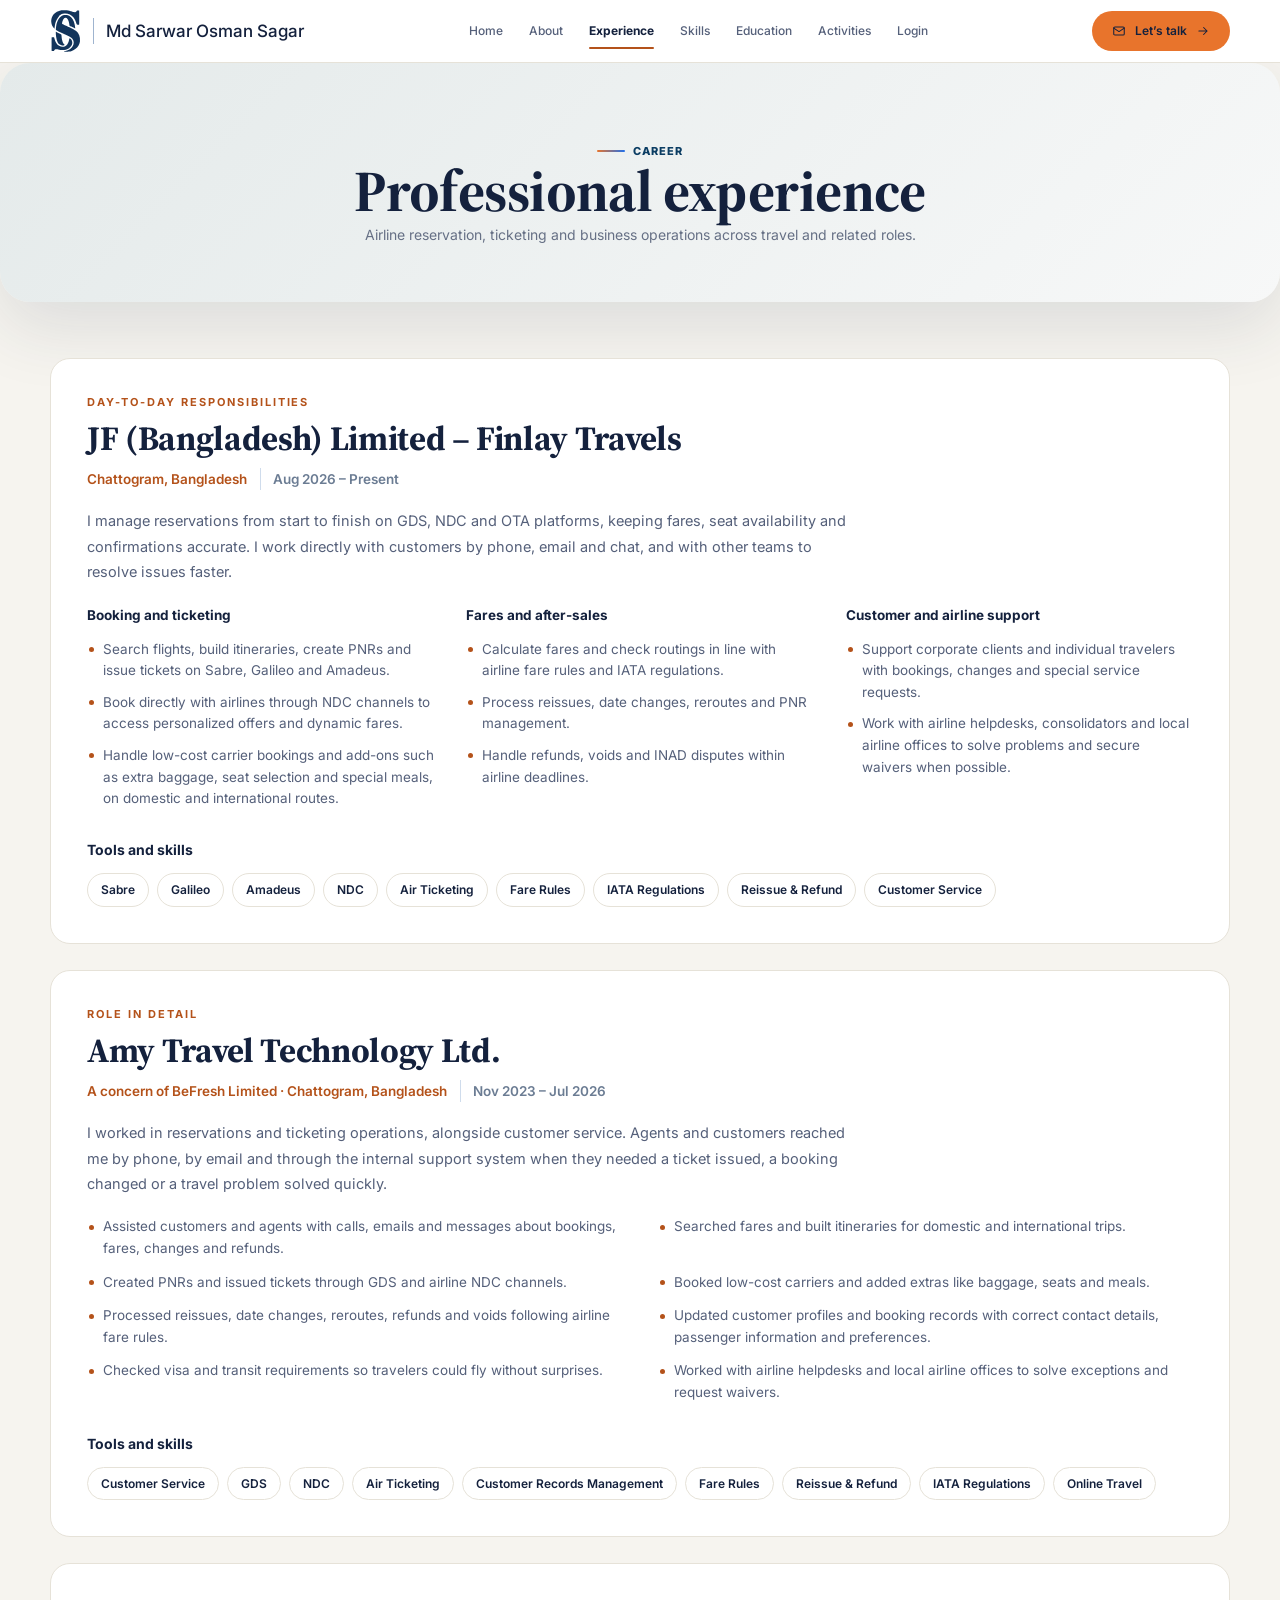
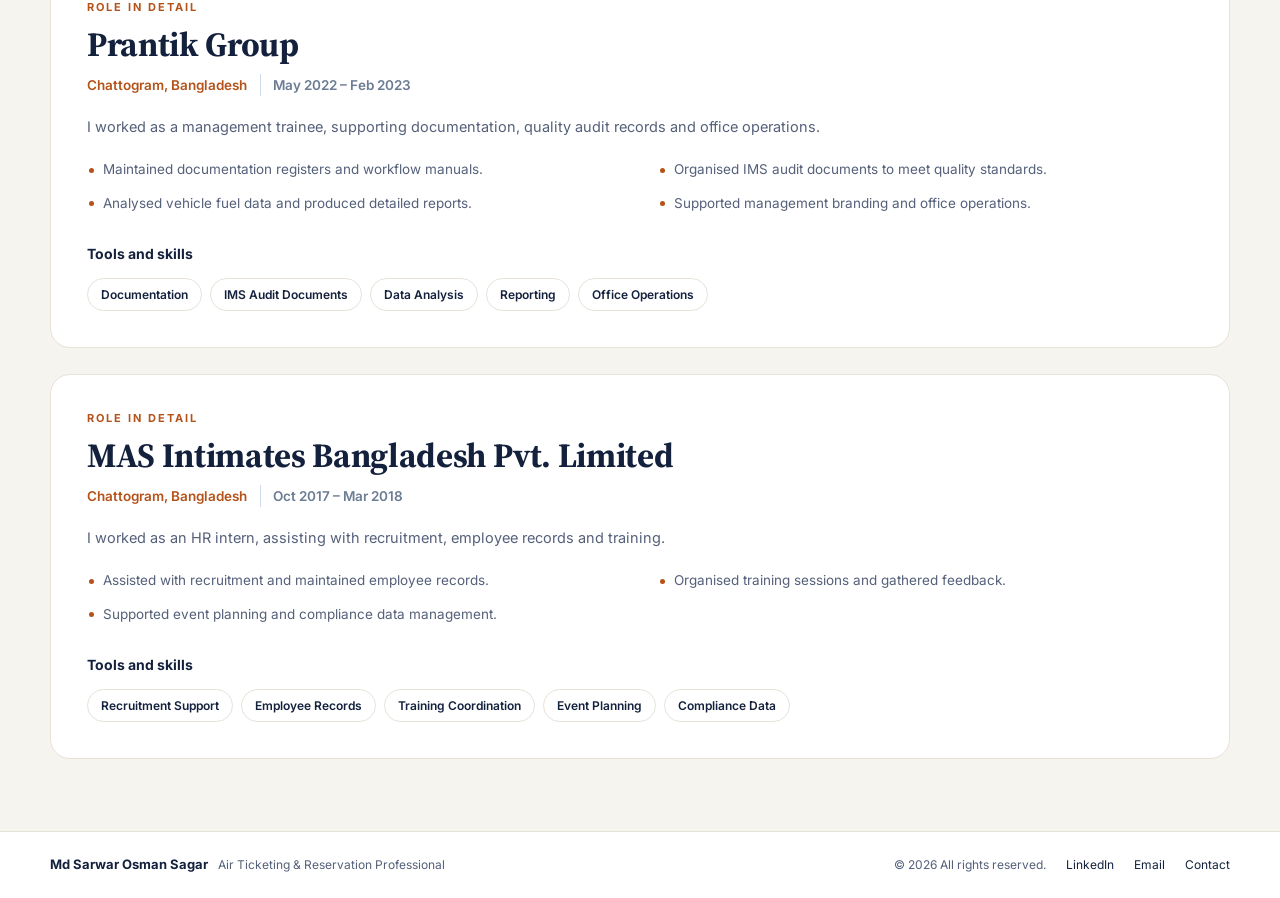
<file: experience.html>
<!doctype html>
<html lang="en">
<head>
<meta charset="utf-8"><meta name="viewport" content="width=device-width,initial-scale=1">
<script>if(performance.getEntriesByType("navigation")[0]?.type==="reload"){location.replace("index.html");}</script>
<title>SARWAR OSMAN | PORTFOLIO</title>
<meta name="description" content="Professional portfolio of Md Sarwar Osman Sagar, Air Ticketing & Reservation Professional.">
<link rel="preconnect" href="https://fonts.googleapis.com"><link rel="preconnect" href="https://fonts.gstatic.com" crossorigin>
<link href="https://fonts.googleapis.com/css2?family=Inter:wght@400;500;600;700;800&display=swap" rel="stylesheet">
<link rel="icon" type="image/png" sizes="512x512" href="./favicon-512.png?v=2">
<link rel="icon" type="image/png" sizes="192x192" href="./favicon-192.png?v=2">
<link rel="icon" type="image/png" sizes="32x32" href="./favicon-32.png?v=2">
<link rel="icon" type="image/png" sizes="16x16" href="./favicon-16.png?v=2">
<link rel="apple-touch-icon" href="./apple-touch-icon.png?v=2">
<link href="https://fonts.googleapis.com/css2?family=Source+Serif+4:wght@600;700&display=swap" rel="stylesheet">
<link rel="stylesheet" href="./style.css">
<link rel="stylesheet" href="./home.css">
<script src="./profile.js"></script><script defer src="./app.js"></script>
</head><body class="home"><div class="site-shell">
<header class="header"><div class="container nav-wrap"><div class="nav">
<a class="logo" href="index.html" aria-label="Md Sarwar Osman Sagar - Home"><svg class="logo-mark" viewBox="149 121 838 1180" role="img" aria-label="SOS monogram" focusable="false"><path fill="#12345B" fill-rule="evenodd" d="M563.0 1268.0C543.5 1267.2 528.0 1263.8 528.0 1260.5C528.0 1257.9 537.3 1255.2 564.0 1250.1C746.3 1214.7 844.0 1039.4 748.0 919.9C719.5 884.5 652.7 843.9 570.5 812.2C566.1 810.5 551.7 804.4 538.5 798.7C525.3 793.0 500.3 782.1 483.0 774.6C418.1 746.4 394.5 734.8 345.7 707.1C305.2 684.2 306.0 685.0 306.0 664.9C306.0 656.3 307.2 640.2 309.0 622.8C312.2 592.9 312.3 592.1 316.5 568.5C317.9 560.2 319.8 549.5 320.6 544.5C327.8 501.0 352.3 435.0 376.6 394.0C410.6 336.5 467.8 292.9 524.6 281.3C537.4 278.7 590.8 278.7 605.0 281.3C687.9 296.5 755.9 363.6 790.6 464.5C804.0 503.4 816.8 556.3 820.5 588.0C821.4 595.4 823.0 607.6 824.0 615.0C828.8 647.6 827.3 648.6 798.0 631.4C762.2 610.4 764.6 611.6 723.0 593.0C717.2 590.5 705.3 585.5 696.6 581.9C672.4 572.2 671.3 570.8 668.5 544.5C666.9 529.8 663.6 510.7 659.6 493.0C658.2 487.2 656.9 480.7 656.5 478.5C652.3 454.1 633.6 408.4 619.4 388.4C590.4 347.2 541.8 347.8 512.6 389.5C493.0 417.5 472.0 478.9 472.0 508.1C472.0 517.0 479.9 522.8 523.5 545.8C555.8 562.8 565.5 567.2 610.5 585.1C617.1 587.7 626.8 591.6 632.0 593.7C637.2 595.9 646.0 599.4 651.5 601.5C657.0 603.6 666.7 607.7 673.0 610.5C679.3 613.4 689.9 618.1 696.5 621.0C751.5 644.8 810.0 678.7 845.0 706.8C925.5 771.7 963.8 870.2 953.0 985.0C949.9 1018.1 933.1 1069.4 915.6 1099.4C912.7 1104.4 908.4 1111.7 906.2 1115.6C875.6 1168.6 808.2 1219.3 733.7 1245.4C707.7 1254.5 691.3 1258.3 659.0 1262.4C652.1 1263.3 639.8 1264.9 631.5 1266.0C613.8 1268.2 586.1 1269.1 563.0 1268.0ZM199.2 1247.9C191.3 1245.5 192.0 1262.7 192.0 1062.0C192.0 863.6 191.4 880.4 198.6 877.4C203.2 875.5 250.9 876.5 255.5 878.6C259.9 880.6 260.2 881.5 266.3 906.1C292.6 1012.1 333.7 1077.6 394.0 1109.8C443.9 1136.3 510.2 1139.9 555.6 1118.5C597.7 1098.7 631.4 1054.0 649.9 993.7C654.0 980.3 655.6 973.2 664.1 930.5C670.4 898.8 672.0 898.4 699.8 922.2C777.5 988.6 759.5 1108.0 662.2 1171.8C590.3 1219.0 491.3 1234.3 392.0 1213.5C305.0 1195.3 280.2 1199.3 261.7 1234.6C254.3 1248.7 254.9 1248.4 225.5 1248.7C212.6 1248.8 201.1 1248.5 199.2 1247.9ZM472.5 1097.4C428.7 1090.7 389.2 1071.2 374.6 1049.1C352.8 1016.1 327.8 944.7 318.5 889.0C316.5 877.2 314.5 865.9 314.0 864.0C312.6 858.7 311.2 848.8 310.0 836.0C309.4 829.7 308.3 819.8 307.5 814.0C306.7 808.1 305.8 788.7 305.4 769.4C304.4 721.1 301.7 722.4 346.5 749.3C367.6 762.0 408.0 782.1 439.4 795.6C455.5 802.4 456.3 804.3 458.0 835.3C458.6 845.6 459.4 857.1 460.0 860.8C460.5 864.5 461.9 877.3 463.0 889.3C465.1 910.8 467.4 926.0 470.4 937.8C471.3 941.0 472.8 948.0 473.9 953.2C485.7 1011.8 506.9 1054.1 534.1 1073.4C545.4 1081.3 544.8 1084.5 530.8 1090.1C516.0 1096.2 487.7 1099.7 472.5 1097.4ZM256.2 639.2C218.9 599.8 191.1 543.0 186.5 497.0C186.2 493.4 185.2 485.6 184.3 479.5C181.9 463.8 181.9 427.4 184.2 412.0C185.2 405.7 186.7 395.6 187.5 389.5C190.7 366.4 203.6 329.8 216.6 306.7C252.8 243.0 310.6 198.9 391.0 173.6C414.6 166.2 452.4 158.5 472.1 157.1C496.9 155.3 536.2 153.8 544.0 154.4C548.1 154.8 561.0 155.5 572.5 156.0C596.9 157.2 610.0 158.8 633.5 163.4C642.9 165.3 653.9 167.5 658.0 168.3C671.3 170.9 705.2 179.9 717.0 183.9C776.3 204.0 805.7 210.0 824.5 205.6C843.1 201.2 858.3 189.6 865.9 173.8C873.1 158.9 873.7 158.7 906.2 159.2C928.0 159.5 928.0 159.5 930.7 162.3C933.9 165.4 935.8 528.9 932.7 535.0C930.0 540.4 926.9 541.0 899.0 541.0C863.3 541.0 866.1 543.2 855.5 506.0C821.4 386.0 766.6 311.4 681.5 269.2C625.6 241.5 560.9 234.8 493.5 249.6C451.6 258.8 411.0 284.2 389.5 314.5C386.8 318.4 378.3 329.6 370.7 339.5C319.9 405.2 291.6 479.0 277.5 582.0C276.7 588.3 275.3 597.3 274.5 602.0C273.7 606.7 272.8 616.4 272.5 623.5C271.3 649.2 268.3 652.1 256.2 639.2Z"/></svg><span class="logo-div" aria-hidden="true"></span><span data-profile-name>Md Sarwar Osman Sagar</span></a>
<nav class="nav-links" aria-label="Primary navigation">
<a href="index.html">Home</a><a href="about.html">About</a><a href="experience.html">Experience</a><a href="skills.html">Skills</a><a class="v2-only" href="index.html#research">Research</a><a href="education.html">Education</a><a href="activities.html">Activities</a><a href="aeroops.html">AeroOps Desk</a>
</nav>
<a class="btn" href="contact.html"><svg viewBox="0 0 24 24" aria-hidden="true"><rect x="3" y="5" width="18" height="14" rx="2"/><path d="m3 7 9 6 9-6"/></svg>Let’s talk <svg viewBox="0 0 24 24" aria-hidden="true"><path d="M5 12h14M13 6l6 6-6 6"/></svg></a><button id="mobileToggle" class="mobile-toggle" aria-label="Open menu">☰</button>
</div></div></header>
<div id="mobileLinks" class="container mobile-menu" style="display:none"></div>
<main>
<section class="page-hero"><div class="container"><span class="kicker">Career</span><h1>Professional experience</h1><p>Airline reservation, ticketing and business operations across travel and related roles.</p></div></section>
<section class="x-section x-role"><div class="container">
<article class="x-rolecard">
<p class="h-kicker">Day-to-day responsibilities</p>
<h2 class="h-h2">JF (Bangladesh) Limited – Finlay Travels</h2>
<p class="x-meta x-current">Chattogram, Bangladesh <span>Aug 2026 – Present</span></p>
<p class="x-lede">I manage reservations from start to finish on GDS, NDC and OTA platforms, keeping fares, seat availability and confirmations accurate. I work directly with customers by phone, email and chat, and with other teams to resolve issues faster.</p>
<div class="x-groups"><div><h4>Booking and ticketing</h4><ul class="x-list x-one"><li>Search flights, build itineraries, create PNRs and issue tickets on Sabre, Galileo and Amadeus.</li><li>Book directly with airlines through NDC channels to access personalized offers and dynamic fares.</li><li>Handle low-cost carrier bookings and add-ons such as extra baggage, seat selection and special meals, on domestic and international routes.</li></ul></div><div><h4>Fares and after-sales</h4><ul class="x-list x-one"><li>Calculate fares and check routings in line with airline fare rules and IATA regulations.</li><li>Process reissues, date changes, reroutes and PNR management.</li><li>Handle refunds, voids and INAD disputes within airline deadlines.</li></ul></div><div><h4>Customer and airline support</h4><ul class="x-list x-one"><li>Support corporate clients and individual travelers with bookings, changes and special service requests.</li><li>Work with airline helpdesks, consolidators and local airline offices to solve problems and secure waivers when possible.</li></ul></div></div>
<h3 class="x-tools-h">Tools and skills</h3>
<ul class="x-tags"><li>Sabre</li><li>Galileo</li><li>Amadeus</li><li>NDC</li><li>Air Ticketing</li><li>Fare Rules</li><li>IATA Regulations</li><li>Reissue &amp; Refund</li><li>Customer Service</li></ul>
</article>
<article class="x-rolecard">
<p class="h-kicker">Role in detail</p>
<h2 class="h-h2">Amy Travel Technology Ltd.</h2>
<p class="x-meta x-current">A concern of BeFresh Limited · Chattogram, Bangladesh <span>Nov 2023 – Jul 2026</span></p>
<p class="x-lede">I worked in reservations and ticketing operations, alongside customer service. Agents and customers reached me by phone, by email and through the internal support system when they needed a ticket issued, a booking changed or a travel problem solved quickly.</p>
<ul class="x-list"><li>Assisted customers and agents with calls, emails and messages about bookings, fares, changes and refunds.</li><li>Searched fares and built itineraries for domestic and international trips.</li><li>Created PNRs and issued tickets through GDS and airline NDC channels.</li><li>Booked low-cost carriers and added extras like baggage, seats and meals.</li><li>Processed reissues, date changes, reroutes, refunds and voids following airline fare rules.</li><li>Updated customer profiles and booking records with correct contact details, passenger information and preferences.</li><li>Checked visa and transit requirements so travelers could fly without surprises.</li><li>Worked with airline helpdesks and local airline offices to solve exceptions and request waivers.</li></ul>
<h3 class="x-tools-h">Tools and skills</h3>
<ul class="x-tags"><li>Customer Service</li><li>GDS</li><li>NDC</li><li>Air Ticketing</li><li>Customer Records Management</li><li>Fare Rules</li><li>Reissue &amp; Refund</li><li>IATA Regulations</li><li>Online Travel</li></ul>
</article>
<article class="x-rolecard">
<p class="h-kicker">Role in detail</p>
<h2 class="h-h2">Prantik Group</h2>
<p class="x-meta x-current">Chattogram, Bangladesh <span>May 2022 – Feb 2023</span></p>
<p class="x-lede">I worked as a management trainee, supporting documentation, quality audit records and office operations.</p>
<ul class="x-list"><li>Maintained documentation registers and workflow manuals.</li><li>Organised IMS audit documents to meet quality standards.</li><li>Analysed vehicle fuel data and produced detailed reports.</li><li>Supported management branding and office operations.</li></ul>
<h3 class="x-tools-h">Tools and skills</h3>
<ul class="x-tags"><li>Documentation</li><li>IMS Audit Documents</li><li>Data Analysis</li><li>Reporting</li><li>Office Operations</li></ul>
</article>
<article class="x-rolecard">
<p class="h-kicker">Role in detail</p>
<h2 class="h-h2">MAS Intimates Bangladesh Pvt. Limited</h2>
<p class="x-meta x-current">Chattogram, Bangladesh <span>Oct 2017 – Mar 2018</span></p>
<p class="x-lede">I worked as an HR intern, assisting with recruitment, employee records and training.</p>
<ul class="x-list"><li>Assisted with recruitment and maintained employee records.</li><li>Organised training sessions and gathered feedback.</li><li>Supported event planning and compliance data management.</li></ul>
<h3 class="x-tools-h">Tools and skills</h3>
<ul class="x-tags"><li>Recruitment Support</li><li>Employee Records</li><li>Training Coordination</li><li>Event Planning</li><li>Compliance Data</li></ul>
</article>
</div></section>
</main><footer class="h-footer"><div class="container h-footer-in">
<div><strong data-profile-name>Md Sarwar Osman Sagar</strong><span>Air Ticketing &amp; Reservation Professional</span></div>
<div class="h-footer-r"><span>© 2026 All rights reserved.</span><a data-linkedin-link href="https://linkedin.com/in/md-sarwar-osman-sagar-03738a158" target="_blank" rel="noopener">LinkedIn</a><a data-email-icon href="mailto:mdsarwarosman22@gmail.com">Email</a><a href="contact.html">Contact</a></div>
</div></footer></div></body></html>
</file>
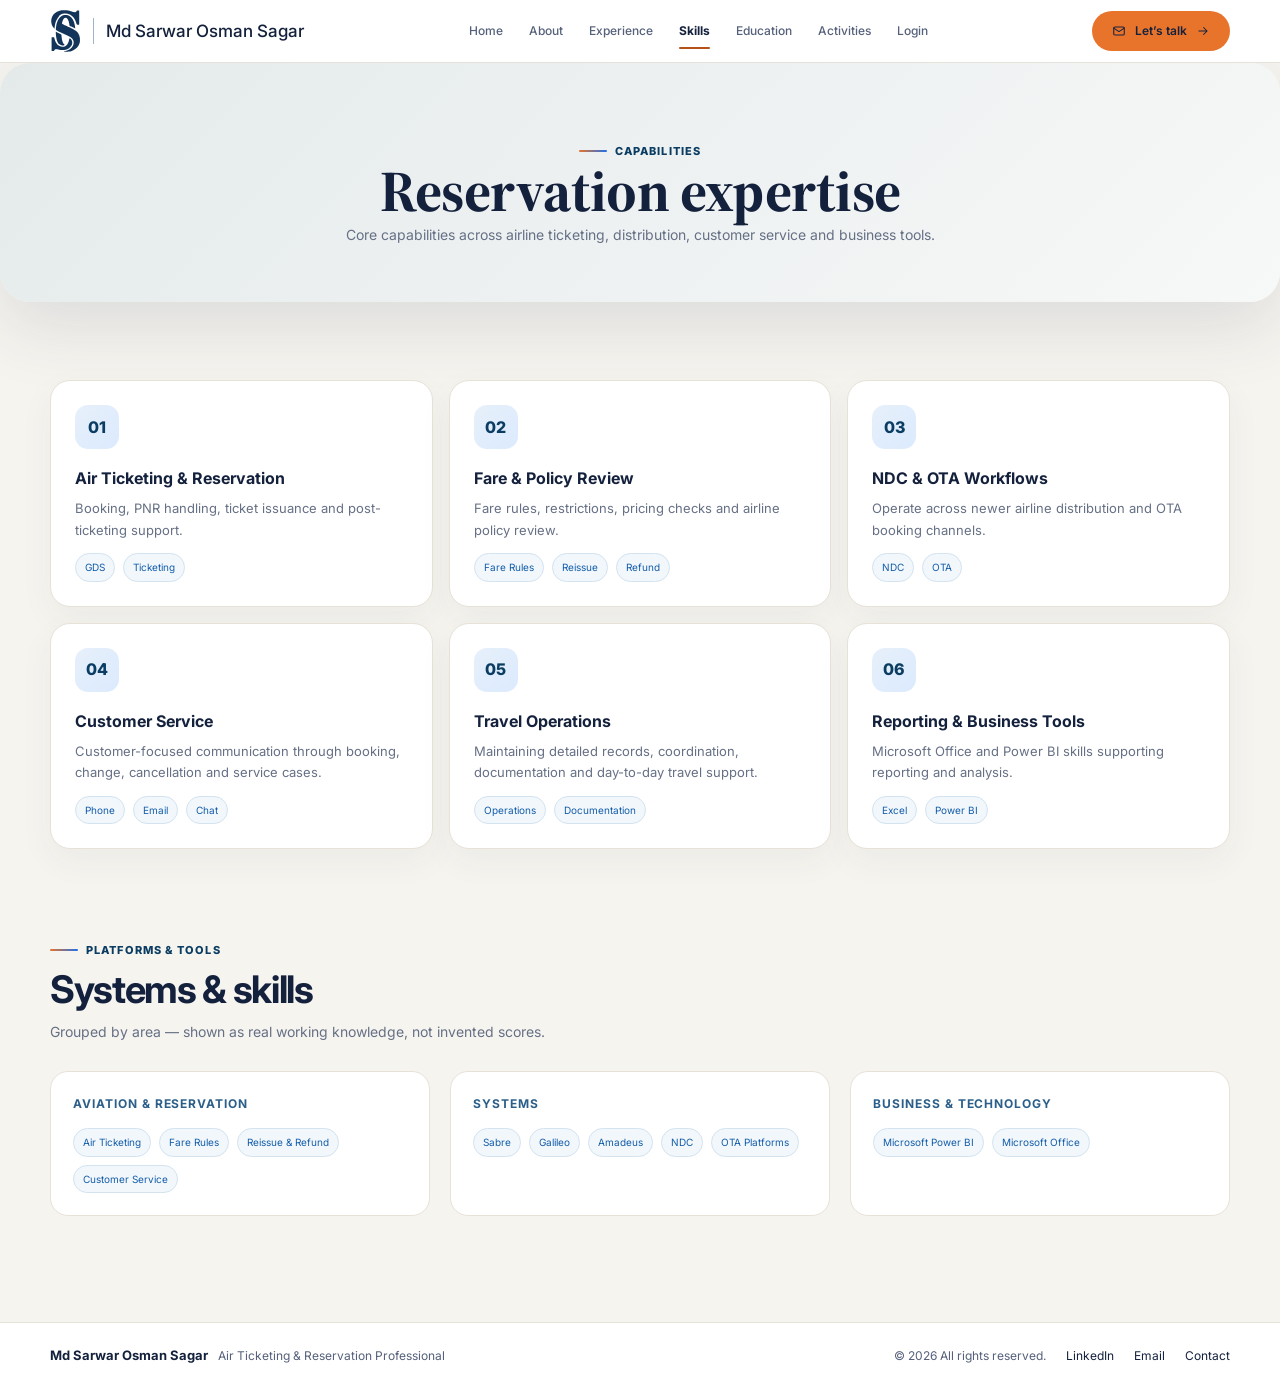
<file: skills.html>
<!doctype html>
<html lang="en">
<head>
<meta charset="utf-8"><meta name="viewport" content="width=device-width,initial-scale=1">
<script>if(performance.getEntriesByType("navigation")[0]?.type==="reload"){location.replace("index.html");}</script>
<title>SARWAR OSMAN | PORTFOLIO</title>
<meta name="description" content="Professional portfolio of Md Sarwar Osman Sagar, Air Ticketing & Reservation Professional.">
<link rel="preconnect" href="https://fonts.googleapis.com"><link rel="preconnect" href="https://fonts.gstatic.com" crossorigin>
<link href="https://fonts.googleapis.com/css2?family=Inter:wght@400;500;600;700;800&display=swap" rel="stylesheet">
<link rel="icon" type="image/png" sizes="512x512" href="./favicon-512.png?v=2">
<link rel="icon" type="image/png" sizes="192x192" href="./favicon-192.png?v=2">
<link rel="icon" type="image/png" sizes="32x32" href="./favicon-32.png?v=2">
<link rel="icon" type="image/png" sizes="16x16" href="./favicon-16.png?v=2">
<link rel="apple-touch-icon" href="./apple-touch-icon.png?v=2">
<link href="https://fonts.googleapis.com/css2?family=Source+Serif+4:wght@600;700&display=swap" rel="stylesheet">
<link rel="stylesheet" href="./style.css">
<link rel="stylesheet" href="./home.css">
<script src="./profile.js"></script><script defer src="./app.js"></script>
</head><body class="home"><div class="site-shell">
<header class="header"><div class="container nav-wrap"><div class="nav">
<a class="logo" href="index.html" aria-label="Md Sarwar Osman Sagar - Home"><svg class="logo-mark" viewBox="149 121 838 1180" role="img" aria-label="SOS monogram" focusable="false"><path fill="#12345B" fill-rule="evenodd" d="M563.0 1268.0C543.5 1267.2 528.0 1263.8 528.0 1260.5C528.0 1257.9 537.3 1255.2 564.0 1250.1C746.3 1214.7 844.0 1039.4 748.0 919.9C719.5 884.5 652.7 843.9 570.5 812.2C566.1 810.5 551.7 804.4 538.5 798.7C525.3 793.0 500.3 782.1 483.0 774.6C418.1 746.4 394.5 734.8 345.7 707.1C305.2 684.2 306.0 685.0 306.0 664.9C306.0 656.3 307.2 640.2 309.0 622.8C312.2 592.9 312.3 592.1 316.5 568.5C317.9 560.2 319.8 549.5 320.6 544.5C327.8 501.0 352.3 435.0 376.6 394.0C410.6 336.5 467.8 292.9 524.6 281.3C537.4 278.7 590.8 278.7 605.0 281.3C687.9 296.5 755.9 363.6 790.6 464.5C804.0 503.4 816.8 556.3 820.5 588.0C821.4 595.4 823.0 607.6 824.0 615.0C828.8 647.6 827.3 648.6 798.0 631.4C762.2 610.4 764.6 611.6 723.0 593.0C717.2 590.5 705.3 585.5 696.6 581.9C672.4 572.2 671.3 570.8 668.5 544.5C666.9 529.8 663.6 510.7 659.6 493.0C658.2 487.2 656.9 480.7 656.5 478.5C652.3 454.1 633.6 408.4 619.4 388.4C590.4 347.2 541.8 347.8 512.6 389.5C493.0 417.5 472.0 478.9 472.0 508.1C472.0 517.0 479.9 522.8 523.5 545.8C555.8 562.8 565.5 567.2 610.5 585.1C617.1 587.7 626.8 591.6 632.0 593.7C637.2 595.9 646.0 599.4 651.5 601.5C657.0 603.6 666.7 607.7 673.0 610.5C679.3 613.4 689.9 618.1 696.5 621.0C751.5 644.8 810.0 678.7 845.0 706.8C925.5 771.7 963.8 870.2 953.0 985.0C949.9 1018.1 933.1 1069.4 915.6 1099.4C912.7 1104.4 908.4 1111.7 906.2 1115.6C875.6 1168.6 808.2 1219.3 733.7 1245.4C707.7 1254.5 691.3 1258.3 659.0 1262.4C652.1 1263.3 639.8 1264.9 631.5 1266.0C613.8 1268.2 586.1 1269.1 563.0 1268.0ZM199.2 1247.9C191.3 1245.5 192.0 1262.7 192.0 1062.0C192.0 863.6 191.4 880.4 198.6 877.4C203.2 875.5 250.9 876.5 255.5 878.6C259.9 880.6 260.2 881.5 266.3 906.1C292.6 1012.1 333.7 1077.6 394.0 1109.8C443.9 1136.3 510.2 1139.9 555.6 1118.5C597.7 1098.7 631.4 1054.0 649.9 993.7C654.0 980.3 655.6 973.2 664.1 930.5C670.4 898.8 672.0 898.4 699.8 922.2C777.5 988.6 759.5 1108.0 662.2 1171.8C590.3 1219.0 491.3 1234.3 392.0 1213.5C305.0 1195.3 280.2 1199.3 261.7 1234.6C254.3 1248.7 254.9 1248.4 225.5 1248.7C212.6 1248.8 201.1 1248.5 199.2 1247.9ZM472.5 1097.4C428.7 1090.7 389.2 1071.2 374.6 1049.1C352.8 1016.1 327.8 944.7 318.5 889.0C316.5 877.2 314.5 865.9 314.0 864.0C312.6 858.7 311.2 848.8 310.0 836.0C309.4 829.7 308.3 819.8 307.5 814.0C306.7 808.1 305.8 788.7 305.4 769.4C304.4 721.1 301.7 722.4 346.5 749.3C367.6 762.0 408.0 782.1 439.4 795.6C455.5 802.4 456.3 804.3 458.0 835.3C458.6 845.6 459.4 857.1 460.0 860.8C460.5 864.5 461.9 877.3 463.0 889.3C465.1 910.8 467.4 926.0 470.4 937.8C471.3 941.0 472.8 948.0 473.9 953.2C485.7 1011.8 506.9 1054.1 534.1 1073.4C545.4 1081.3 544.8 1084.5 530.8 1090.1C516.0 1096.2 487.7 1099.7 472.5 1097.4ZM256.2 639.2C218.9 599.8 191.1 543.0 186.5 497.0C186.2 493.4 185.2 485.6 184.3 479.5C181.9 463.8 181.9 427.4 184.2 412.0C185.2 405.7 186.7 395.6 187.5 389.5C190.7 366.4 203.6 329.8 216.6 306.7C252.8 243.0 310.6 198.9 391.0 173.6C414.6 166.2 452.4 158.5 472.1 157.1C496.9 155.3 536.2 153.8 544.0 154.4C548.1 154.8 561.0 155.5 572.5 156.0C596.9 157.2 610.0 158.8 633.5 163.4C642.9 165.3 653.9 167.5 658.0 168.3C671.3 170.9 705.2 179.9 717.0 183.9C776.3 204.0 805.7 210.0 824.5 205.6C843.1 201.2 858.3 189.6 865.9 173.8C873.1 158.9 873.7 158.7 906.2 159.2C928.0 159.5 928.0 159.5 930.7 162.3C933.9 165.4 935.8 528.9 932.7 535.0C930.0 540.4 926.9 541.0 899.0 541.0C863.3 541.0 866.1 543.2 855.5 506.0C821.4 386.0 766.6 311.4 681.5 269.2C625.6 241.5 560.9 234.8 493.5 249.6C451.6 258.8 411.0 284.2 389.5 314.5C386.8 318.4 378.3 329.6 370.7 339.5C319.9 405.2 291.6 479.0 277.5 582.0C276.7 588.3 275.3 597.3 274.5 602.0C273.7 606.7 272.8 616.4 272.5 623.5C271.3 649.2 268.3 652.1 256.2 639.2Z"/></svg><span class="logo-div" aria-hidden="true"></span><span data-profile-name>Md Sarwar Osman Sagar</span></a>
<nav class="nav-links" aria-label="Primary navigation">
<a href="index.html">Home</a><a href="about.html">About</a><a href="experience.html">Experience</a><a href="skills.html">Skills</a><a class="v2-only" href="index.html#research">Research</a><a href="education.html">Education</a><a href="activities.html">Activities</a><a href="aeroops.html">AeroOps Desk</a>
</nav>
<a class="btn" href="contact.html"><svg viewBox="0 0 24 24" aria-hidden="true"><rect x="3" y="5" width="18" height="14" rx="2"/><path d="m3 7 9 6 9-6"/></svg>Let’s talk <svg viewBox="0 0 24 24" aria-hidden="true"><path d="M5 12h14M13 6l6 6-6 6"/></svg></a><button id="mobileToggle" class="mobile-toggle" aria-label="Open menu">☰</button>
</div></div></header>
<div id="mobileLinks" class="container mobile-menu" style="display:none"></div>
<main>
<section class="page-hero"><div class="container"><span class="kicker">Capabilities</span><h1>Reservation expertise</h1><p>Core capabilities across airline ticketing, distribution, customer service and business tools.</p></div></section>
<section class="section"><div class="container"><div id="expertiseGrid" class="cards"></div></div></section>
<section class="section" style="padding-top:5px"><div class="container"><div class="section-head"><div><span class="kicker">Platforms &amp; Tools</span><h2 class="section-title">Systems &amp; skills</h2><p class="section-sub">Grouped by area — shown as real working knowledge, not invented scores.</p></div></div><div id="skillGroups" class="skill-groups"></div></div></section>
</main><footer class="h-footer"><div class="container h-footer-in">
<div><strong data-profile-name>Md Sarwar Osman Sagar</strong><span>Air Ticketing &amp; Reservation Professional</span></div>
<div class="h-footer-r"><span>© 2026 All rights reserved.</span><a data-linkedin-link href="https://linkedin.com/in/md-sarwar-osman-sagar-03738a158" target="_blank" rel="noopener">LinkedIn</a><a data-email-icon href="mailto:mdsarwarosman22@gmail.com">Email</a><a href="contact.html">Contact</a></div>
</div></footer></div></body></html>
</file>
<file: style.css>
:root{
  --bg:#f0f3f3;
  --surface:#ffffff;
  --surface-2:#eef3f5;
  --ink:#16243a;
  --muted:#667085;
  --line:#e6eaee;
  --accent:#0b3d63;
  --accent-2:#1f6feb;
  --blue:#5a7cff;
  --dark:#17253b;
  --shadow:0 24px 70px rgba(37,52,75,.12);
  --radius:28px;
}
*{box-sizing:border-box}
html{scroll-behavior:smooth}
html{background:var(--bg)}
body{margin:0;font-family:Inter,system-ui,-apple-system,Segoe UI,sans-serif;background:var(--bg);color:var(--ink);line-height:1.65}
@view-transition{navigation:auto}
a{text-decoration:none;color:inherit}
img{max-width:100%;display:block}
.container{width:min(1180px,calc(100% - 36px));margin:auto}
.site-shell{padding:10px 0 30px}
.header{position:sticky;top:10px;z-index:50;transition:box-shadow .25s ease;-webkit-transform:translateZ(0);transform:translateZ(0);will-change:transform}
.header.scrolled .nav-wrap{box-shadow:0 16px 36px rgba(11,61,99,.16)}
.nav-wrap{background:rgba(255,255,255,.94);-webkit-backdrop-filter:blur(16px);backdrop-filter:blur(16px);border:1px solid rgba(255,255,255,.75);box-shadow:0 10px 30px rgba(36,55,84,.08);border-radius:22px}
.nav{min-height:72px;display:flex;align-items:center;justify-content:space-between;gap:24px;padding:0 24px}
.logo{display:flex;align-items:center;gap:10px;font-size:17px;font-weight:800;letter-spacing:.06em}
.logo-mark{width:36px;height:36px;border-radius:50%;display:grid;place-items:center;color:#fff;background:linear-gradient(135deg,var(--accent),var(--accent-2));font-weight:800}
.logo span:last-child{color:var(--accent)}
.nav-links{display:flex;align-items:center;gap:28px}
.nav-links a{font-size:12px;font-weight:600;color:#4c5667;position:relative;padding:26px 0;transition:color .2s ease}
.nav-links a:hover,.nav-links a.active{color:var(--ink)}
.nav-links a:after{content:"";position:absolute;left:0;right:0;bottom:17px;height:2px;border-radius:99px;background:linear-gradient(90deg,var(--accent),var(--accent-2));transform:scaleX(0);transform-origin:left;transition:transform .25s ease}
.nav-links a:hover:after,.nav-links a.active:after{transform:scaleX(1)}
.btn{display:inline-flex;align-items:center;justify-content:center;gap:9px;padding:13px 22px;border-radius:10px;background:linear-gradient(100deg,var(--accent),var(--accent-2));color:#fff;font-weight:700;font-size:12px;box-shadow:0 14px 28px rgba(11,61,99,.18);border:0;transition:transform .2s ease,box-shadow .2s ease,filter .2s ease}
.btn:hover{transform:translateY(-2px);box-shadow:0 18px 34px rgba(11,61,99,.26);filter:brightness(1.05)}
.btn-outline{background:#fff;color:var(--ink);border:1px solid #dce2e7;box-shadow:none;transition:border-color .2s ease,color .2s ease,transform .2s ease}
.btn-outline:hover{border-color:var(--accent);color:var(--accent);transform:translateY(-2px)}
.btn-soft{background:#fff;color:var(--accent);border:1px solid #d3e3f0;box-shadow:none;transition:background .2s ease,transform .2s ease}
.btn-soft:hover{background:#eef4fa;transform:translateY(-2px)}
.about-teaser{display:flex;align-items:center;justify-content:space-between;gap:24px;flex-wrap:wrap;background:#fff;border:1px solid var(--line);border-radius:20px;padding:26px 28px}
.about-teaser p{color:var(--muted);line-height:1.6}
@media (max-width:700px){.about-teaser{flex-direction:column;align-items:flex-start}}
.hero-cta{display:flex;gap:12px;flex-wrap:wrap;margin-top:26px}
.mobile-toggle{display:none;border:0;background:transparent;font-size:24px}

.skill-groups{display:grid;grid-template-columns:repeat(3,1fr);gap:20px;margin-bottom:28px}
.skill-group{background:#fff;border:1px solid var(--line);border-radius:18px;padding:22px}
.skill-group h4{margin:0 0 14px;font-size:12px;text-transform:uppercase;letter-spacing:.08em;color:#2b5f8a}
.tag-row{display:flex;flex-wrap:wrap;gap:8px}

.private-project{display:flex;align-items:center;justify-content:space-between;gap:20px;flex-wrap:wrap;background:linear-gradient(160deg,#eef4fa,#dbe7f2);border:1px solid #d3e3f0;border-radius:20px;padding:24px 26px}
.private-project-text h4{margin:6px 0 6px;font-size:17px}
.private-project-text p{margin:0;font-size:13px;color:var(--muted);max-width:560px}
.lock-badge{display:inline-block;font-size:11px;font-weight:700;letter-spacing:.04em;color:var(--accent);background:#fff;border:1px solid #d3e3f0;border-radius:99px;padding:4px 10px}
.contact-ico{display:inline-flex;align-items:center;justify-content:center;width:34px;height:34px;border-radius:10px;background:#eef4fa;color:var(--accent);font-weight:800;font-size:14px;margin-bottom:10px}

@media (max-width:860px){
  .skill-groups{grid-template-columns:1fr}
  .private-project{flex-direction:column;align-items:flex-start}
}
.hero{margin-top:0;background:linear-gradient(135deg,#e2e9e9,#f6f7f8);border-radius:30px;overflow:hidden;box-shadow:var(--shadow);position:relative}
.hero:before{content:"";position:absolute;width:440px;height:440px;border-radius:50%;background:radial-gradient(circle,rgba(11,61,99,.12),transparent 68%);right:8%;top:-20%}
.hero-grid{min-height:665px;display:grid;grid-template-columns:1.06fr .94fr;align-items:center}
.hero-copy{padding:72px 10px 64px 78px;position:relative;z-index:1}
.kicker{display:inline-flex;align-items:center;gap:8px;font-size:11px;font-weight:800;letter-spacing:.1em;text-transform:uppercase;color:#0b3d63}
.kicker:before{content:"";width:28px;height:2px;background:linear-gradient(90deg,var(--accent),var(--accent-2));border-radius:99px}
.hero h1{font-size:clamp(44px,6vw,72px);line-height:1.02;letter-spacing:-.055em;margin:16px 0 18px}
.hero-amp{display:block;width:100%;text-align:center;font-size:.55em;line-height:1.3;opacity:.8;letter-spacing:normal}
.gradient{background:linear-gradient(90deg,var(--accent),var(--accent-2));-webkit-background-clip:text;background-clip:text;color:transparent}
.hero p{max-width:650px;color:#5f6876;font-size:15px}
.actions{display:flex;gap:12px;flex-wrap:wrap;margin-top:28px}
.hero-meta{display:flex;gap:24px;flex-wrap:wrap;margin-top:28px;font-size:11px;color:#667085}
.hero-meta strong{display:block;color:var(--ink);font-size:16px}
.hero-social{display:flex;gap:9px;margin-top:20px}
.social-btn{width:36px;height:36px;border:1px solid #d9e0e6;border-radius:50%;display:grid;place-items:center;background:#fff;font-size:12px;font-weight:800;color:#455165;transition:background .2s ease,color .2s ease,transform .2s ease,border-color .2s ease}
.social-btn:hover{background:var(--accent);color:#fff;border-color:var(--accent);transform:translateY(-2px)}
.hero-visual{height:100%;min-height:665px;display:flex;align-items:flex-end;justify-content:center;position:relative;padding:40px 40px 0}
.photo-card{width:min(430px,100%);height:520px;background:#fff;border-radius:28px 28px 0 0;position:relative;box-shadow:0 24px 55px rgba(33,49,72,.12);overflow:hidden}
.photo-card:before{content:"";position:absolute;inset:0;background:linear-gradient(180deg,rgba(255,255,255,.18),transparent 34%);z-index:1}
.photo-card img{width:100%;height:100%;object-fit:cover;object-position:center top;filter:saturate(.92)}
.floating-card{position:absolute;right:26px;bottom:62px;z-index:3;background:#fff;border:1px solid #eef0f3;border-radius:16px;padding:14px 16px;box-shadow:0 14px 40px rgba(39,54,78,.14);min-width:160px}
.floating-card small{display:block;color:#8a94a3;font-size:10px;text-transform:uppercase;letter-spacing:.08em}
.floating-card strong{display:block;font-size:14px;margin-top:4px}
.section{padding:78px 0}
.section-head{display:flex;justify-content:space-between;align-items:end;gap:20px;margin-bottom:28px}
.section-head .kicker{margin-bottom:10px}
.section-title{font-size:clamp(28px,4vw,38px);line-height:1.1;letter-spacing:-.035em;margin:0}
.section-sub{margin:9px 0 0;color:var(--muted);max-width:700px;font-size:14px}
.about-grid{display:grid;grid-template-columns:.95fr 1.05fr;gap:50px;align-items:center}
.about-image{border-radius:24px;overflow:hidden;background:linear-gradient(160deg,#eef4fa,#dbe7f2);box-shadow:0 18px 44px rgba(38,52,74,.1);padding:18px;display:flex;align-items:center;justify-content:center}
.about-image img{width:100%;height:430px;object-fit:contain;object-position:center;border-radius:14px}
.about-copy p{color:#667085;font-size:14px}
.fact-grid{display:grid;grid-template-columns:1fr 1fr;gap:12px;margin-top:24px}
.fact{background:#fff;border:1px solid var(--line);border-radius:16px;padding:15px 16px}
.fact small{display:block;color:#8a94a3;font-size:10px;text-transform:uppercase;letter-spacing:.08em}
.fact strong{display:block;margin-top:3px;font-size:13px}
.cards{display:grid;grid-template-columns:repeat(3,1fr);gap:16px}
.card{background:var(--surface);border:1px solid var(--line);border-radius:20px;padding:24px;box-shadow:0 12px 34px rgba(39,54,78,.05);transition:transform .22s ease,box-shadow .22s ease,border-color .22s ease}
.card:hover{transform:translateY(-4px);box-shadow:0 18px 44px rgba(11,61,99,.12);border-color:#d3e3f0}

.impact-grid{display:grid;grid-template-columns:repeat(4,1fr);gap:16px}
@media (max-width:900px){.impact-grid{grid-template-columns:repeat(2,1fr)}}
@media (max-width:520px){.impact-grid{grid-template-columns:1fr}}
.impact-stat{background:var(--surface);border:1px solid var(--line);border-top:3px solid var(--accent-2);border-radius:18px;padding:22px 20px;box-shadow:0 12px 34px rgba(39,54,78,.05);transition:transform .22s ease,box-shadow .22s ease}
.impact-stat:hover{transform:translateY(-4px);box-shadow:0 18px 44px rgba(11,61,99,.12)}
.impact-value{font-size:clamp(26px,3.4vw,34px);font-weight:800;letter-spacing:-.02em;color:var(--accent);line-height:1.1}
.impact-label{margin-top:6px;font-size:13.5px;font-weight:700;color:var(--ink)}
.impact-sub{margin-top:4px;font-size:12px;color:var(--muted)}
.card-icon{width:44px;height:44px;border-radius:13px;background:linear-gradient(135deg,#e7f0fa,#dbeafe);display:grid;place-items:center;color:#0b3d63;font-weight:800}
.card h3{font-size:16px;margin:16px 0 7px}
.card p{font-size:13px;color:var(--muted);margin:0}
.pills{display:flex;gap:8px;flex-wrap:wrap;margin-top:12px}
.pill{border:1px solid #d3e3f0;border-radius:999px;padding:5px 9px;font-size:10px;color:#145da8;background:#f2f7fc}
.experience-list{display:grid;gap:18px}
.job-card{display:grid;grid-template-columns:185px 1fr;gap:24px;background:#fff;border:1px solid var(--line);border-radius:22px;padding:24px 26px;transition:transform .22s ease,box-shadow .22s ease,border-color .22s ease}
.job-card:hover{transform:translateY(-3px);box-shadow:0 16px 38px rgba(11,61,99,.1);border-color:#d3e3f0}
.job-date{font-size:11px;text-transform:uppercase;letter-spacing:.08em;color:#8a94a3;font-weight:800;margin-bottom:2px}
.job-card h3{font-size:18px;margin:0 0 4px}
.job-card h4{font-size:12px;color:#2b5f8a;margin:0 0 12px}
.job-card ul{margin:0;padding-left:18px;color:#626d7d;font-size:13px}
.timeline-dot{width:10px;height:10px;border-radius:50%;background:linear-gradient(135deg,var(--accent),var(--accent-2));display:inline-block;margin-right:7px}
.education-grid{display:grid;grid-template-columns:1fr 1fr;gap:18px}
.edu-card{background:#fff;border:1px solid var(--line);border-radius:22px;padding:26px;transition:transform .22s ease,box-shadow .22s ease,border-color .22s ease}
.edu-card:hover{transform:translateY(-3px);box-shadow:0 16px 38px rgba(11,61,99,.1);border-color:#d3e3f0}
.edu-card .year{font-size:11px;color:#8a94a3;text-transform:uppercase;letter-spacing:.1em;font-weight:800}
.edu-card h3{margin:10px 0 5px;font-size:18px}
.edu-card p{margin:4px 0;color:var(--muted);font-size:13px}
.skill-grid{display:grid;grid-template-columns:repeat(4,1fr);gap:14px}
.skill-card{background:#fff;border:1px solid var(--line);border-radius:18px;padding:20px;transition:transform .22s ease,box-shadow .22s ease,border-color .22s ease}
.skill-card:hover{transform:translateY(-3px);box-shadow:0 14px 32px rgba(11,61,99,.1);border-color:#d3e3f0}
.skill-card strong{display:block;font-size:14px}
.skill-card span{display:block;margin-top:6px;color:#7b8493;font-size:11px}
.contact-band{background:linear-gradient(135deg,#eef4fa,#fff);border:1px solid #dbe7f2;border-radius:26px;padding:28px 30px;display:flex;align-items:center;justify-content:space-between;gap:20px}
.contact-band .icon{width:54px;height:54px;border-radius:50%;display:grid;place-items:center;background:linear-gradient(135deg,#0b3d63,#1f6feb);color:#fff;font-weight:800;flex:0 0 auto}
.contact-band h3{margin:0;font-size:24px}
.contact-band p{margin:3px 0 0;color:var(--muted);font-size:13px}
.band-left{display:flex;align-items:center;gap:16px}
.footer{padding:34px 0 10px}
.footer-grid{display:grid;grid-template-columns:1.3fr 1fr 1fr 1.1fr;gap:28px;background:#fff;border:1px solid var(--line);border-radius:24px;padding:28px}
.footer h4{margin:0 0 12px;font-size:13px}
.footer p,.footer a,.footer li{color:#76808f;font-size:11px}
.footer a{transition:color .2s ease}
.footer a:hover{color:var(--accent)}
.footer ul{padding:0;margin:0;list-style:none;display:grid;gap:8px}
.copy{font-size:10px;color:#8992a0;margin-top:16px;text-align:center}
.page-hero{padding:70px 0 56px;background:linear-gradient(135deg,#e4eaea,#f7f8f8);border-radius:30px;box-shadow:var(--shadow);text-align:center}
.page-hero h1{font-size:clamp(38px,5vw,56px);margin:12px 0}
.page-hero p{color:var(--muted);max-width:720px;margin:0 auto;font-size:14px}
.contact-grid{display:grid;grid-template-columns:repeat(2,1fr);gap:16px}
.contact-item{background:#fff;border:1px solid var(--line);border-radius:20px;padding:24px;transition:transform .22s ease,box-shadow .22s ease,border-color .22s ease}
.contact-item:hover{transform:translateY(-3px);box-shadow:0 16px 38px rgba(11,61,99,.1);border-color:#d3e3f0}
.contact-item small{display:block;color:#8a94a3;text-transform:uppercase;letter-spacing:.08em;font-size:10px}
.contact-item a,.contact-item p{display:block;margin:7px 0 0;font-size:14px;font-weight:650}
.note{background:#fff;border-left:4px solid var(--accent);padding:16px 18px;border-radius:0 14px 14px 0;color:#667085;font-size:13px}
@media (max-width: 1000px){
  .nav-links{display:none}.mobile-toggle{display:block}
  .hero-grid{grid-template-columns:1fr}.hero-copy{padding:60px 42px 20px}.hero-visual{min-height:500px}
  .about-grid{grid-template-columns:1fr}.cards{grid-template-columns:1fr 1fr}.skill-grid{grid-template-columns:1fr 1fr}
  .footer-grid{grid-template-columns:1fr 1fr}
  .job-card{grid-template-columns:1fr;gap:14px;padding:22px 24px}
  .job-date{display:flex;align-items:center}
}
@media (max-width: 680px){
  .container{width:min(100% - 24px,1180px)}
  .nav{padding:0 14px}.btn{padding:11px 16px}
  .hero{border-radius:22px}.hero-copy{padding:44px 22px 10px}.hero h1{font-size:43px}.hero-visual{padding:22px 18px 0;min-height:420px}.photo-card{height:390px}
  .floating-card{right:10px;bottom:24px}
  .section{padding:56px 0}.cards,.education-grid,.contact-grid,.skill-grid{grid-template-columns:1fr}
  .fact-grid{grid-template-columns:1fr}
  .job-card{grid-template-columns:1fr;gap:10px;padding:18px 18px;border-radius:18px}.job-card h3{font-size:16px}.job-card ul{padding-left:16px}
  .contact-band{flex-direction:column;align-items:flex-start}.footer-grid{grid-template-columns:1fr}
}

.mobile-menu{background:#fff;border:1px solid var(--line);border-radius:18px;margin-top:8px;padding:12px;box-shadow:0 14px 30px rgba(36,55,84,.09)}
.mobile-menu.open{display:grid!important;position:fixed;left:0;right:0;margin-top:0;z-index:60;max-height:calc(100vh - 110px);overflow-y:auto}
.mobile-menu a{padding:10px 12px;font-size:13px;font-weight:650;border-radius:10px}.mobile-menu a:hover{background:#eef4fa}.mobile-menu a.active{background:#eef4fa;color:var(--accent)}

/* Legacy blocks marked .v2-only stay hidden: the portfolio uses this single design. */
.v2-only{display:none}
</file>
<file: home.css>
/* Home page redesign — Part 1: header + hero. Loaded after style.css; scoped to body.home */
.home{--navy:#0d2a4f;--blue:#1d5aa8;--sky:#eaf3fc;--ink:#14243b;--soft:#5b6b82;background:#fff}
.home .site-shell{max-width:none;padding:0}
.home .header{position:sticky;top:0;z-index:50;background:rgba(255,255,255,.88);backdrop-filter:blur(10px);border-bottom:1px solid #e3ebf4}
.home .nav{display:flex;align-items:center;gap:28px;min-height:62px}
.home .logo{display:flex;align-items:center;gap:12px;font-size:14px;color:var(--navy)}
.home .logo span:last-child{color:var(--navy)}
.home .nav-links{display:flex;gap:26px;margin:0 auto;font-size:12px}
.home .nav-links a{color:#3a4a62;font-weight:500;padding:4px 0}
.home .nav-links a.active{color:var(--navy);font-weight:700}
.home .nav-links a:after{bottom:-4px;background:var(--blue)}
.home .header .btn{background:var(--navy);box-shadow:none;border-radius:8px;padding:10px 18px}
.home .btn svg{width:14px;height:14px;fill:none;stroke:currentColor;stroke-width:1.8;stroke-linecap:round;stroke-linejoin:round}

.h-hero{position:relative;overflow:hidden;background:linear-gradient(180deg,#e9f2fb 0%,#f4f8fd 55%,#fff 100%)}
.h-grid{position:relative;z-index:1;display:grid;grid-template-columns:1.25fr .75fr;gap:40px;align-items:center;padding:52px 0 60px}
.h-eyebrow{margin:0 0 14px;font-size:11px;font-weight:700;letter-spacing:.18em;text-transform:uppercase;color:var(--blue)}
.home h1{font-family:"Source Serif 4",Georgia,serif;font-weight:700;font-size:clamp(34px,5vw,58px);line-height:1.08;margin:0;color:var(--navy);letter-spacing:-.01em}
.h-role{margin:12px 0 18px;font-size:clamp(17px,2vw,22px);font-weight:600;color:var(--blue)}
.h-text{max-width:560px;margin:0 0 18px;font-size:15px;color:#33465f;line-height:1.7}
.h-chips{display:flex;flex-wrap:wrap;gap:8px;margin:0 0 26px;padding:0;list-style:none}
.h-chips li{font-size:11px;font-weight:600;color:var(--navy);background:#fff;border:1px solid #d5e2f0;border-radius:99px;padding:5px 12px}
.h-actions{display:flex;flex-wrap:wrap;gap:12px}
.h-actions .btn{padding:12px 20px;border-radius:8px;font-size:12px;box-shadow:none}
.h-actions .btn-fill{background:var(--navy);color:#fff}
.h-actions .btn-line{background:#fff;color:var(--navy);border:1px solid #cfdceb}
.h-actions .btn-line:hover{border-color:var(--navy)}
.h-visual{position:relative;justify-self:end;width:min(100%,300px)}
.h-frame{position:relative;background:#fff;border-radius:22px;padding:10px;box-shadow:0 24px 60px rgba(13,42,79,.2);border:1px solid #dbe6f2}
.h-frame:before{content:"";position:absolute;inset:-12px 12px 12px -12px;border:1px solid #b9cde4;border-radius:26px;z-index:-1}
.h-frame img{display:block;width:100%;height:auto;aspect-ratio:4/5;object-fit:cover;object-position:center top;border-radius:14px}
.home .header.scrolled .nav-wrap{box-shadow:none}
.home .header.scrolled{box-shadow:0 6px 24px rgba(13,42,79,.08)}
.home .nav-wrap{background:transparent;border:0;box-shadow:none;border-radius:0;backdrop-filter:none;padding:0}
@media(max-width:900px){.home .nav-links{display:none}.home .nav{justify-content:space-between}.h-grid{grid-template-columns:1fr;padding:40px 0 56px}.h-visual{justify-self:start;margin-top:8px}}
@media(max-width:600px){.home .logo{font-size:12px;white-space:nowrap;gap:6px}.home .nav{gap:10px}.home .header .btn{padding:9px 10px}.home .mobile-toggle{padding:0 6px}}
.home .logo-mark{display:block;height:44px;width:auto;flex:none;overflow:visible;background:none;border:0;border-radius:0;box-shadow:none;padding:0;color:#12345b}
.home .logo-div{width:1px;height:26px;background:#9fb4cf;flex:none}
.home .logo [data-profile-name]{font-size:17px;font-weight:500;letter-spacing:0;color:var(--navy)}
.h-icon{display:inline-grid;place-items:center;width:30px;height:30px;background:none;border:0;box-shadow:none;color:var(--navy);transition:color .2s,transform .2s}
.h-icon svg{width:24px;height:24px;fill:currentColor;stroke:none}
.h-icon svg.stroke{fill:none;stroke:currentColor;stroke-width:1.8;stroke-linecap:round;stroke-linejoin:round}
.h-icon:hover,.h-icon:focus-visible{transform:translateY(-2px)}
.h-icon.li:hover,.h-icon.li:focus-visible{color:#0a66c2}
.h-icon.wa:hover,.h-icon.wa:focus-visible{color:#25d366}
.h-icon.em:hover,.h-icon.em:focus-visible{color:#ea4335}
.h-actions{align-items:center;gap:16px}
.h-actions .btn-line{padding:9px 16px;font-size:12px;border-color:#1d5aa8;background:rgba(255,255,255,.65)}
.h-actions .btn-line svg{margin-right:2px}
.h-div{width:1px;height:26px;background:#bccce0;margin:0 2px}
.h-actions{gap:14px}
.h-icon{width:34px;height:34px}.h-icon svg{width:26px;height:26px}
@media(max-width:600px){.home .logo{gap:8px}.home .logo-mark{height:36px;width:auto}.home .logo [data-profile-name]{font-size:12.5px}.h-actions{gap:10px}}
.home .nav{padding:0}
@media(max-width:600px){.home .header .btn svg:last-child{display:none}.home .logo-div{height:22px}}
@media(max-width:600px){.home .logo [data-profile-name]{min-width:0;flex:0 1 auto}.home .nav>*{flex-shrink:0}.home .nav>.logo{flex-shrink:1}}
@media(max-width:380px){.home .logo-div{display:none}.home .logo [data-profile-name]{font-size:11px}.home .header .btn{padding:8px 9px;font-size:11px}.home .nav{gap:6px}}
@media(max-width:340px){.home .logo [data-profile-name]{font-size:9.5px}.home .logo-mark{height:32px;width:auto}}
/* Hero banner: airport photo background, framed portrait */
.h-hero{background:linear-gradient(90deg,rgba(255,255,255,.6) 0%,rgba(255,255,255,.2) 48%,rgba(255,255,255,0) 70%),url("./hero-bg.webp") center/cover no-repeat}
.h-hero .h-grid{padding:56px 0 64px}
@media(max-width:900px){.h-hero{background:linear-gradient(180deg,rgba(255,255,255,.62) 0%,rgba(255,255,255,.25) 60%,rgba(255,255,255,0) 100%),url("./hero-bg.webp") 65% center/cover no-repeat}.h-hero .h-grid{padding:40px 0 56px}}
/* Part 2: About + Professional Focus */
.h-about{background:#fff;padding:76px 0 64px}
.h-about-grid{display:grid;grid-template-columns:1.05fr 1.5fr .8fr;gap:44px;align-items:start}
.h-kicker{margin:0 0 10px;font-size:11px;font-weight:700;letter-spacing:.18em;text-transform:uppercase;color:var(--blue)}
.h-about h2{font-family:"Source Serif 4",Georgia,serif;font-size:clamp(26px,3vw,34px);line-height:1.15;color:var(--navy);margin:0 0 16px;letter-spacing:-.01em}
.h-about-copy p{font-size:14.5px;line-height:1.75;color:#4a5b73;margin:0 0 12px}
.h-more{margin-top:10px;background:#fff;color:var(--navy);border:1px solid #1d5aa8;border-radius:8px;padding:10px 16px;font-size:12px;box-shadow:none}
.h-more svg{width:14px;height:14px;fill:none;stroke:currentColor;stroke-width:1.8;stroke-linecap:round;stroke-linejoin:round}
.h-focus{border-left:1px solid #e3ebf4;padding-left:44px}
.h-focus h3{margin:0 0 16px;font-size:15px;color:var(--navy)}
.h-focus ul{list-style:none;margin:0;padding:0;display:grid;grid-template-columns:repeat(4,1fr);gap:12px}
.h-focus li{display:flex;flex-direction:column;gap:12px;min-height:96px;padding:14px;background:#f5f8fc;border:1px solid #e3ebf4;border-radius:10px;font-size:12px;font-weight:600;color:var(--navy);line-height:1.3;transition:transform .2s,box-shadow .2s,border-color .2s}
.h-focus li:hover{transform:translateY(-2px);border-color:#c5d6ea;box-shadow:0 8px 20px rgba(13,42,79,.08)}
.h-ico svg{width:22px;height:22px;fill:none;stroke:var(--blue);stroke-width:1.6;stroke-linecap:round;stroke-linejoin:round}
.h-quote{margin:0;padding:26px 24px 22px;background:#f5f8fc;border:1px solid #e3ebf4;border-radius:14px}
.h-qm{display:block;font-family:"Source Serif 4",Georgia,serif;font-size:46px;line-height:.7;color:var(--blue);margin-bottom:10px}
.h-quote p{margin:0;font-family:"Source Serif 4",Georgia,serif;font-size:17px;line-height:1.55;color:var(--navy)}
.h-quote i{display:block;width:44px;height:2px;background:var(--blue);margin-top:18px;opacity:.7}
@media(max-width:1100px){.h-about-grid{grid-template-columns:1fr 1.3fr}.h-quote{grid-column:1/-1}.h-focus ul{grid-template-columns:repeat(3,1fr)}}
@media(max-width:760px){.h-about{padding:48px 0 40px}.h-about-grid{grid-template-columns:1fr;gap:28px}.h-focus{border-left:0;padding-left:0}.h-focus ul{grid-template-columns:repeat(2,1fr)}}
.h-about-copy .h-kicker{font-size:11px;line-height:1.2;color:var(--blue);margin:0 0 10px}
.h-focus ul{grid-template-columns:repeat(4,minmax(0,1fr))}
@media(max-width:1100px){.h-focus ul{grid-template-columns:repeat(3,minmax(0,1fr))}}
@media(max-width:760px){.h-focus ul{grid-template-columns:repeat(2,minmax(0,1fr))}}
/* Part 3: Professional Journey */
.h-journey{background:linear-gradient(180deg,#f6f9fd,#fff);padding:72px 0 76px;border-top:1px solid #e8eef6}
.h-journey .h-kicker{margin:0 0 8px}
.h-h2{font-family:"Source Serif 4",Georgia,serif;font-size:clamp(26px,3vw,34px);line-height:1.15;color:var(--navy);margin:0 0 36px;letter-spacing:-.01em}
.h-journey-grid{display:grid;grid-template-columns:1fr 270px;gap:48px;align-items:start}
.h-timeline{list-style:none;margin:0;padding:0}
.h-job{position:relative;display:grid;grid-template-columns:150px 22px minmax(0,1fr) minmax(0,1.25fr);gap:0 22px;padding:0 0 34px}
.h-job:before{content:"";position:absolute;left:182px;top:16px;bottom:-12px;width:1px;background:#cfdcec}
.h-job:last-child:before{display:none}
.h-job time{font-size:12.5px;color:#5b6b82;padding-top:2px}
.h-dot{position:relative;z-index:1;width:10px;height:10px;margin:5px 0 0 6px;border-radius:50%;background:var(--blue);box-shadow:0 0 0 4px #fff}
.h-role-box{display:flex;flex-direction:column;gap:3px}
.h-role-box strong{font-size:14.5px;color:var(--navy)}
.h-role-box span{font-size:13px;color:#4a5b73}
.h-role-box em{font-style:normal;font-size:12.5px;color:#7a8aa0}
.h-job ul{list-style:disc;margin:0;padding:0 0 0 16px;font-size:13px;line-height:1.6;color:#4a5b73}
.h-job ul li{margin-bottom:6px}
.h-job ul li::marker{color:var(--blue)}
.h-years{display:flex;flex-direction:column;gap:6px;padding:30px 26px;background:#f1f6fc;border:1px solid #e1eaf5;border-radius:14px;position:sticky;top:90px}
.h-years-label{font-size:13px;line-height:1.5;color:#4a5b73}
.h-years strong{font-family:"Source Serif 4",Georgia,serif;font-size:64px;line-height:1.1;color:var(--navy)}
.h-years i{display:block;width:40px;height:2px;background:var(--blue);margin:6px 0 14px}
.h-years a{font-size:12.5px;font-weight:600;color:var(--blue)}
.h-years a:hover{text-decoration:underline}
@media(max-width:1000px){.h-journey-grid{grid-template-columns:1fr}.h-years{position:static;order:-1;flex-direction:row;align-items:center;gap:18px;flex-wrap:wrap}.h-years i{display:none}.h-years strong{font-size:48px}}
@media(max-width:760px){.h-journey{padding:48px 0 52px}.h-job{grid-template-columns:22px minmax(0,1fr);gap:0 14px;padding-bottom:28px}.h-job:before{left:5px}.h-job time{grid-column:2;grid-row:1}.h-dot{grid-column:1;grid-row:1;margin:3px 0 0 0}.h-role-box{grid-column:2;grid-row:2;margin:4px 0 8px}.h-job ul{grid-column:2;grid-row:3}}
/* Part 4: Skills & toolkit */
.h-skills{background:#fff;padding:68px 0 72px}
.h-skills .h-kicker{margin:0 0 8px}
.h-skill-grid{display:grid;grid-template-columns:repeat(4,minmax(0,1fr));gap:18px;margin-top:28px}
.h-skill{background:#fff;border:1px solid #e3ebf4;border-radius:12px;padding:20px 20px 22px;transition:transform .2s,box-shadow .2s,border-color .2s}
.h-skill:hover{transform:translateY(-3px);border-color:#c5d6ea;box-shadow:0 12px 28px rgba(13,42,79,.09)}
.h-skill header{display:flex;align-items:center;gap:10px;margin-bottom:16px;padding-bottom:14px;border-bottom:1px solid #edf2f8}
.h-skill .h-ico{display:grid;place-items:center;width:34px;height:34px;border-radius:9px;background:#eaf2fb;flex:none}
.h-skill .h-ico svg{width:18px;height:18px;fill:none;stroke:var(--blue);stroke-width:1.6;stroke-linecap:round;stroke-linejoin:round}
.h-num{font-size:11px;font-weight:700;letter-spacing:.1em;color:#8aa0bc}
.h-skill h3{margin:0;font-size:14px;line-height:1.25;color:var(--navy)}
.h-skill ul{list-style:none;margin:0;padding:0;display:grid;gap:9px}
.h-skill li{position:relative;padding-left:16px;font-size:13px;color:#4a5b73;line-height:1.4}
.h-skill li:before{content:"";position:absolute;left:2px;top:.55em;width:5px;height:5px;border-radius:50%;background:var(--blue);opacity:.75}
@media(max-width:1100px){.h-skill-grid{grid-template-columns:repeat(2,minmax(0,1fr))}}
@media(max-width:560px){.h-skills{padding:48px 0 52px}.h-skill-grid{grid-template-columns:1fr;gap:14px}}
/* Parts 6-7: interests, education, connect, footer */
.h-interests{background:#f6f9fd;padding:60px 0 56px;border-top:1px solid #e8eef6}
.h-interests .h-kicker{margin:0 0 8px}
.h-interest-list{list-style:none;margin:26px 0 0;padding:0;display:grid;grid-template-columns:repeat(7,minmax(0,1fr));gap:12px}
.h-interest-list li{display:flex;flex-direction:column;align-items:flex-start;gap:12px;padding:16px 14px;background:#fff;border:1px solid #e3ebf4;border-radius:10px;font-size:12.5px;font-weight:600;line-height:1.3;color:var(--navy)}
.h-interest-list .h-ico svg{width:22px;height:22px;fill:none;stroke:var(--blue);stroke-width:1.6;stroke-linecap:round;stroke-linejoin:round}
.h-edu{background:#fff;padding:60px 0 72px}
.h-edu-grid{display:grid;grid-template-columns:1.3fr 1fr;gap:56px;align-items:start}
.h-edu .h-kicker{margin:0 0 8px}.h-h2.sm{font-size:clamp(22px,2.4vw,26px);margin-bottom:18px}
.h-degrees{display:grid;grid-template-columns:1fr 1fr;gap:16px}
.h-degrees article{display:flex;flex-direction:column;gap:3px;padding-left:14px;border-left:2px solid #c9daee}
.h-degrees strong{font-size:14px;color:var(--navy)}.h-degrees span{font-size:13px;font-weight:600;color:#33465f}
.h-degrees em{font-style:normal;font-size:12.5px;color:var(--blue)}.h-degrees small{font-size:12px;color:#6b7c93;line-height:1.45}
.h-sub{margin:30px 0 16px;font-size:15px;color:var(--navy)}
.h-certs{list-style:none;margin:0;padding:0;display:grid;gap:12px}
.h-certs li{position:relative;padding-left:16px;font-size:12.5px;line-height:1.5;color:#4a5b73}
.h-certs li:before{content:"";position:absolute;left:2px;top:.6em;width:5px;height:5px;border-radius:50%;background:var(--blue)}
.h-certs strong{color:var(--navy)}.h-certs small{display:block;color:#7a8ba1;font-size:11.5px}
.h-connect-card{padding:28px 26px;border-radius:16px;border:1px solid #d9e6f4;background:linear-gradient(135deg,#eaf3fc,#f8fbff)}
.h-connect-card h3{margin:0 0 10px;font-family:"Source Serif 4",Georgia,serif;font-size:24px;color:var(--navy)}
.h-connect-card p{margin:0 0 20px;font-size:13.5px;line-height:1.65;color:#4a5b73}
.h-connect-row{display:flex;flex-wrap:wrap;align-items:center;gap:18px}
.h-contact-btn{background:var(--navy);color:#fff;border-radius:8px;padding:11px 18px;font-size:12px;box-shadow:none}
.h-contact-btn svg{width:14px;height:14px;fill:none;stroke:currentColor;stroke-width:1.8;stroke-linecap:round;stroke-linejoin:round;margin-left:4px}
.h-icons{display:flex;gap:12px}
.h-footer{background:#0d2a4f;color:#fff;padding:22px 0}
.h-footer-in{display:flex;justify-content:space-between;align-items:center;gap:20px;flex-wrap:wrap}
.h-footer strong{display:block;font-size:14px}.h-footer span{font-size:12px;color:#a9bddb}
.h-footer-r{display:flex;align-items:center;gap:20px;flex-wrap:wrap;font-size:12px}
.h-footer a{color:#fff;opacity:.9}.h-footer a:hover{opacity:1;text-decoration:underline}
@media(max-width:1100px){.h-interest-list{grid-template-columns:repeat(4,minmax(0,1fr))}.h-edu-grid{grid-template-columns:1fr 1fr}.h-connect-card{grid-column:1/-1}}
@media(max-width:700px){.h-interest-list{grid-template-columns:repeat(2,minmax(0,1fr))}.h-edu-grid{grid-template-columns:1fr;gap:28px}.h-degrees{grid-template-columns:1fr}.h-sub{margin-top:0}.h-edu{padding:44px 0 52px}.h-interests{padding:44px 0}}
@media(min-width:1101px){.h-edu-grid>.h-edu-col:nth-child(2) .h-sub{margin-top:36px}}
.h-footer-in>div:first-child{display:flex;align-items:baseline;gap:10px;flex-wrap:wrap}
.h-footer strong{display:inline;font-size:13px}.h-footer-in>div:first-child span{font-size:12px}
@media(min-width:900px){.h-footer-in{flex-wrap:nowrap}.h-footer-in>div{white-space:nowrap}}
@media(max-width:1100px){.h-edu-grid{grid-template-columns:1fr}}
/* At-a-glance strip */
.h-strip{position:relative;z-index:3;margin-top:-34px}
.h-strip ul{list-style:none;margin:0;padding:14px 8px;display:grid;grid-template-columns:repeat(4,minmax(0,1fr));background:#f4f8fd;border:1px solid #dfe9f5;border-radius:14px;box-shadow:0 14px 34px rgba(13,42,79,.1)}
.h-strip li{display:flex;align-items:center;gap:14px;padding:6px 20px;border-left:1px solid #dbe6f3}
.h-strip li:first-child{border-left:0}
.h-strip .h-ico svg{width:26px;height:26px;fill:none;stroke:var(--navy);stroke-width:1.7;stroke-linecap:round;stroke-linejoin:round}
.h-strip strong{display:block;font-size:14px;line-height:1.25;color:var(--navy)}
.h-strip small{display:block;margin-top:3px;font-size:11.5px;color:#6b7c93;line-height:1.35}
.h-strip+.h-about{padding-top:56px}
@media(max-width:900px){.h-strip{margin-top:-20px}.h-strip ul{grid-template-columns:repeat(2,minmax(0,1fr));row-gap:4px;padding:10px 4px}.h-strip li{padding:10px 14px}.h-strip li:nth-child(odd){border-left:0}}
@media(max-width:480px){.h-strip li{gap:10px;padding:10px}.h-strip strong{font-size:13px}.h-strip .h-ico svg{width:22px;height:22px}}
/* Experience page detail */
.x-section{padding:56px 0 8px}.x-section .h-kicker{margin:0 0 8px}
.x-grid{display:grid;grid-template-columns:repeat(3,minmax(0,1fr));gap:18px;margin-top:26px}
.x-card{background:#fff;border:1px solid #e3ebf4;border-radius:12px;padding:22px 22px 24px;transition:box-shadow .2s,border-color .2s}
.x-card:hover{border-color:#c5d6ea;box-shadow:0 12px 28px rgba(13,42,79,.08)}
.x-card h3{margin:0 0 14px;padding-bottom:12px;border-bottom:1px solid #edf2f8;font-size:15px;color:var(--navy)}
.x-card ul,.x-list{list-style:none;margin:0;padding:0;display:grid;gap:11px}
.x-card li,.x-list li{position:relative;padding-left:16px;font-size:13.5px;line-height:1.6;color:#4a5b73}
.x-card li:before,.x-list li:before{content:"";position:absolute;left:2px;top:.62em;width:5px;height:5px;border-radius:50%;background:var(--blue)}
.x-role{padding:40px 0 72px}
.x-rolecard{background:linear-gradient(135deg,#f4f8fd,#fff);border:1px solid #dfe9f5;border-radius:16px;padding:34px 36px 36px}
.x-rolecard .h-h2{margin-bottom:4px}
.x-meta{margin:0 0 16px;font-size:13.5px;font-weight:600;color:var(--blue)}
.x-lede{margin:0 0 20px;max-width:760px;font-size:14.5px;line-height:1.75;color:#33465f}
.x-list{grid-template-columns:repeat(2,minmax(0,1fr));gap:12px 36px}
.x-tools-h{margin:28px 0 12px;font-size:14px;color:var(--navy)}
.x-tags{list-style:none;margin:0;padding:0;display:flex;flex-wrap:wrap;gap:8px}
.x-tags li{font-size:12px;font-weight:600;color:var(--navy);background:#fff;border:1px solid #d5e2f0;border-radius:99px;padding:6px 13px}
@media(max-width:1000px){.x-grid{grid-template-columns:1fr}.x-list{grid-template-columns:1fr}}
@media(max-width:600px){.x-rolecard{padding:24px 20px}.x-section{padding-top:40px}}
.x-current{margin:10px 0 0}.x-current span{display:inline-block;margin-left:10px;padding-left:12px;border-left:1px solid #cfdcec;color:#6b7c93;font-weight:600}
@media(max-width:600px){.x-current span{display:block;margin:4px 0 0;padding-left:0;border-left:0}}
.x-rolecard .x-current{margin:10px 0 18px}
/* Experience: every company in the same detail card */
.x-role{padding:56px 0 72px}
.x-rolecard+.x-rolecard{margin-top:26px}
.x-groups{display:grid;grid-template-columns:repeat(3,minmax(0,1fr));gap:12px 32px;margin-top:4px}
.x-groups h4{margin:0 0 12px;font-size:13.5px;color:var(--navy)}
.x-list.x-one{grid-template-columns:1fr;gap:10px}
@media(max-width:1000px){.x-groups{grid-template-columns:1fr;gap:22px}}
/* Work performance snapshot */
.h-snap{background:#f6f9fd;padding:64px 0 60px;border-top:1px solid #e8eef6}
.h-snap .h-kicker{margin:0 0 8px}
.snap-period{margin:6px 0 24px;font-size:13px;color:#5b6b82}
.snap-grid{display:grid;grid-template-columns:minmax(0,1fr) minmax(0,1.5fr);gap:18px}
.snap-main{background:#fff;border:1px solid #dfe9f5;border-radius:14px;padding:26px}
.snap-cl{margin:0;font-size:12px;font-weight:700;letter-spacing:.06em;text-transform:uppercase;color:#6b7c93}
.snap-big{margin:6px 0 14px;font-family:"Source Serif 4",Georgia,serif;font-size:clamp(44px,6vw,64px);line-height:1;color:var(--navy)}
.snap-bar{height:10px;background:#e3ebf4;border-radius:99px;overflow:hidden}
.snap-bar span{display:block;height:100%;width:0;background:var(--navy);border-radius:99px;transition:width .9s ease}
.snap-sub{margin:10px 0 0;font-size:13px;color:#4a5b73}
.snap-cards{list-style:none;margin:0;padding:0;display:grid;grid-template-columns:repeat(2,minmax(0,1fr));gap:14px}
.snap-cards li{background:#fff;border:1px solid #dfe9f5;border-radius:12px;padding:18px 20px}
.snap-cv{margin:6px 0 0;font-size:30px;font-weight:700;line-height:1.1;color:var(--navy)}
.snap-ct{margin:6px 0 0;font-size:12px;color:#4a5b73}
.snap-actions{margin:22px 0 0}
.snap-btn{background:#fff;color:var(--navy);border:1px solid #1d5aa8;border-radius:8px;padding:10px 16px;font-size:12px;box-shadow:none;cursor:pointer}
.snap-btn:focus-visible,.snap-modal button:focus-visible{outline:3px solid #1d5aa8;outline-offset:2px}
.snap-note{margin:16px 0 0;font-size:12.5px;color:#5b6b82}
.snap-modal{position:fixed;inset:0;z-index:200;background:rgba(10,20,40,.55);display:flex;align-items:center;justify-content:center;padding:16px}
.snap-modal[hidden]{display:none}
.snap-dlg{background:#fff;max-width:560px;width:100%;max-height:90vh;overflow:auto;border-radius:14px;padding:26px}
.snap-dlg h3{margin:0 0 4px;font-family:"Source Serif 4",Georgia,serif;font-size:22px;color:var(--navy)}
.snap-dlg h4{margin:20px 0 8px;font-size:14px;color:var(--navy)}
.snap-table{width:100%;border-collapse:collapse;margin:14px 0 4px;font-size:13.5px}
.snap-table caption{text-align:left;font-weight:700;color:var(--navy);padding-bottom:6px}
.snap-table th,.snap-table td{padding:7px 4px;border-bottom:1px solid #e3ebf4;text-align:left}.snap-table td{text-align:right;font-weight:700}
.snap-how{margin:0;padding-left:18px;font-size:13px;line-height:1.6;color:#4a5b73}
@media(max-width:800px){.snap-grid{grid-template-columns:1fr}.h-snap{padding:44px 0}}
@media(prefers-reduced-motion:reduce){.snap-bar span{transition:none}}

/* merged skills + interests: wider cards list in two columns */
.h-skill-grid{grid-template-columns:repeat(4,minmax(0,1fr))}
.h-skill-2col ul{grid-template-columns:1fr;}
@media(min-width:1101px){.h-skill-grid{grid-template-columns:1fr 1fr 1.25fr 1.25fr}}

/* tighter, connected spacing between home sections (desktop) */
@media(min-width:801px){
.h-journey{padding-bottom:44px}
.h-skills{padding:44px 0 52px;border-top:1px solid #e8eef6}
.h-snap{padding:48px 0 44px}
.h-edu{padding:48px 0 56px}
}


/* Training & Workshops (home page) */
.h-training{background:#f6f9fd;padding:34px 0 38px;border-top:1px solid #e8eef6}
.h-training .h-h2{margin-bottom:20px}
.h-training .h-kicker{margin:0 0 8px}
.h-train-grid{display:grid;grid-template-columns:repeat(auto-fit,minmax(min(100%,320px),1fr));gap:18px}
.h-train-card{background:#fff;border:1px solid #e3ebf4;border-radius:12px;overflow:hidden;display:flex;flex-direction:column;transition:transform .2s,box-shadow .2s,border-color .2s}
.h-train-card:hover{transform:translateY(-2px);box-shadow:0 14px 34px rgba(39,54,78,.10);border-color:#cfdcec}
.h-train-media{position:relative;display:block;width:100%;padding:0;margin:0;border:0;background:#e9eff7;cursor:zoom-in;overflow:hidden}
.h-train-media:focus-visible{outline:3px solid var(--blue);outline-offset:-3px}
.h-train-zoom{position:absolute;right:10px;bottom:10px;width:34px;height:34px;border-radius:50%;background:rgba(15,27,48,.62);display:grid;place-items:center;opacity:0;transform:scale(.9);transition:opacity .2s,transform .2s}
.h-train-zoom svg{width:18px;height:18px;fill:none;stroke:#fff;stroke-width:2;stroke-linecap:round}
.h-train-media:hover .h-train-zoom,.h-train-media:focus-visible .h-train-zoom{opacity:1;transform:none}
.h-train-count{position:absolute;left:10px;bottom:10px;font-size:11.5px;font-weight:700;color:#fff;background:rgba(15,27,48,.62);padding:4px 10px;border-radius:99px}
@media(hover:none){.h-train-zoom{opacity:1;transform:none}}
.h-train-img{display:block;width:100%;aspect-ratio:2/1;object-fit:cover;object-position:center 35%}
.h-train-body{padding:18px 20px 22px}
.h-train-meta{display:flex;flex-wrap:wrap;gap:8px;margin-bottom:10px}
.h-train-chip{font-size:11px;font-weight:700;color:var(--blue);background:#eef3fb;padding:4px 10px;border-radius:99px}
.h-train-card h3{margin:0 0 6px;font-size:16.5px;line-height:1.35;color:var(--navy)}
.h-train-org{margin:0 0 8px;font-size:12.5px;font-weight:600;color:var(--blue)}
.h-train-desc{margin:0;font-size:13.5px;line-height:1.65;color:#4a5b73}
@media(max-width:560px){.h-training{padding:30px 0 32px}}
@media(prefers-reduced-motion:reduce){.h-train-card{transition:none}.h-train-card:hover{transform:none}}


/* Daily quote author */
.h-quote-by{display:block;margin-top:12px;font-size:12px;font-weight:600;color:#6b7c93}

/* Core Expertise & Platforms — four-card layout */
.h-skills .h-skill-grid{grid-template-columns:repeat(4,minmax(0,1fr));gap:20px}
@media(max-width:1100px){.h-skills .h-skill-grid{grid-template-columns:repeat(2,minmax(0,1fr))}}
@media(max-width:560px){.h-skills .h-skill-grid{grid-template-columns:1fr;gap:14px}}
.h-skill{position:relative;display:flex;flex-direction:column;overflow:hidden;background:#fff;border:1px solid #e3ebf4;border-radius:14px;padding:24px 22px;box-shadow:0 1px 3px rgba(13,42,79,.04);transition:transform .3s ease,box-shadow .3s ease,border-color .3s ease}
.h-skill:before{content:"";position:absolute;left:0;right:0;top:0;height:3px;background:var(--blue);opacity:0;transition:opacity .3s ease}
.h-skill:hover{transform:translateY(-4px);border-color:#b9cfec;box-shadow:0 16px 32px rgba(13,42,79,.10)}
.h-skill:hover:before{opacity:1}
.h-skill .h-ico{display:grid;place-items:center;width:44px;height:44px;margin-bottom:18px;border-radius:12px;background:#eaf2fb;transition:background .3s ease}
.h-skill .h-ico svg{width:22px;height:22px;fill:none;stroke:var(--blue);stroke-width:1.7;stroke-linecap:round;stroke-linejoin:round;transition:stroke .3s ease}
.h-skill:hover .h-ico{background:var(--blue)}
.h-skill:hover .h-ico svg{stroke:#fff}
.h-skill h3{margin:0 0 6px;font-size:17px;line-height:1.3;font-weight:700;color:var(--navy)}
.h-skill-desc{margin:0 0 18px;font-size:13.5px;line-height:1.55;color:#5b6b82}
.h-skill ul{display:flex;flex-wrap:wrap;gap:8px;list-style:none;padding:0}
.h-skill li{padding:5px 11px;font-size:12px;font-weight:600;line-height:1.3;color:#3a4d66;background:#f5f8fc;border:1px solid #e3ebf4;border-radius:99px}
.h-skill li:before{display:none}
@media(min-width:1101px){.h-skill h3{min-height:2.6em}.h-skill-desc{min-height:4.65em}}
@media(prefers-reduced-motion:reduce){.h-skill,.h-skill:before,.h-skill .h-ico,.h-skill .h-ico svg{transition:none}.h-skill:hover{transform:none}}

/* Photo viewer (Training & Workshops) */
.h-lb{position:fixed;inset:0;z-index:2000;background:rgba(8,16,30,.94);display:flex;align-items:center;justify-content:center;padding:56px 64px 28px;animation:hLbIn .18s ease-out}
.h-lb[hidden]{display:none}
.h-lb-fig{margin:0;display:flex;flex-direction:column;align-items:center;gap:12px;max-width:100%;max-height:100%}
.h-lb-img{display:block;max-width:min(96vw,1500px);max-height:calc(100vh - 150px);width:auto;height:auto;object-fit:contain;border-radius:8px;box-shadow:0 18px 60px rgba(0,0,0,.45);background:#111}
.h-lb-cap{display:flex;flex-direction:column;align-items:center;gap:2px;color:#fff;text-align:center;font-size:13px;line-height:1.45}
.h-lb-cap strong{font-size:14.5px}.h-lb-cap span{color:#c5d0e0}
.h-lb-x,.h-lb-nav{position:absolute;border:0;color:#fff;background:rgba(255,255,255,.14);cursor:pointer;display:grid;place-items:center;border-radius:50%;font-family:inherit;line-height:1;transition:background .15s}
.h-lb-x:hover,.h-lb-nav:hover{background:rgba(255,255,255,.28)}
.h-lb-x:focus-visible,.h-lb-nav:focus-visible{outline:3px solid #fff;outline-offset:2px}
.h-lb-x{top:14px;right:16px;width:42px;height:42px;font-size:28px}
.h-lb-nav{top:50%;width:46px;height:46px;margin-top:-23px;font-size:34px;padding-bottom:4px}
.h-lb-prev{left:14px}.h-lb-next{right:14px}
.h-lb-single .h-lb-nav{display:none}
html.h-lb-open{overflow:hidden}
@media(max-width:640px){.h-lb{padding:54px 10px 20px}.h-lb-nav{top:auto;bottom:18px;margin:0;width:42px;height:42px}.h-lb-prev{left:16px}.h-lb-next{right:16px}.h-lb-img{max-height:calc(100vh - 190px)}}
@keyframes hLbIn{from{opacity:0}to{opacity:1}}
@media(prefers-reduced-motion:reduce){.h-lb{animation:none}.h-train-zoom{transition:none}}


/* ==========================================================================
   Design refresh v3 — white / dim-white, transparent hero, orange accent.
   Appended last so it overrides the rules above. Applies to every page
   (all pages use body.home), so header/footer stay identical site-wide.
   To roll back: delete everything from this comment to the end of the file.
   ========================================================================== */
.home{--navy:#14213D;--blue:#B4521A;--sky:#F6F4EF;--ink:#14213D;--soft:#55607A;--accent:#E8742C;--ground:#F6F4EF;--line:#E6E2D8;background:var(--ground)}

/* Header: solid white */
.home .header{background:rgba(255,255,255,.96);border-bottom:1px solid var(--line)}
.home .header .btn,.h-contact-btn{background:var(--accent);color:#14213D;border-radius:999px;font-weight:600;padding:10px 20px}
.home .header .btn:hover,.h-contact-btn:hover{filter:brightness(.95)}
.home .nav-links a{color:var(--soft)}
.home .nav-links a.active{color:var(--ink)}

/* Hero: transparent, page ground shows through (photo background removed) */
.home .h-hero{background:none}
.h-eyebrow,.h-kicker{color:var(--blue)}
.h-role{color:var(--blue)}
.h-text{color:var(--soft)}
.h-chips li{background:#fff;border-color:var(--line);color:var(--ink)}
.h-actions .btn-line,.h-more,.snap-btn{background:transparent;color:var(--ink);border:1.5px solid var(--ink);border-radius:999px}
.h-actions .btn-line:hover,.h-more:hover,.snap-btn:hover{background:var(--ink);color:#fff}
.h-frame{border-color:var(--line);box-shadow:0 18px 44px rgba(20,33,61,.10);border-radius:24px}
.h-frame:before{border-color:rgba(232,116,44,.45);border-radius:28px}

/* At-a-glance strip */
.h-strip ul{background:#fff;border-color:var(--line);border-radius:20px;box-shadow:0 10px 30px rgba(20,33,61,.06)}
.h-strip li{border-left-color:var(--line)}
.h-strip small{color:var(--soft)}

/* Section grounds: transparent / dim white */
.h-about,.h-journey,.h-training,.h-skills,.h-snap,.h-edu,.h-interests{background:transparent}
.h-journey,.h-training,.h-skills,.h-snap,.h-interests{border-top:1px solid var(--line)}
.h-about-copy p,.h-skill-desc,.h-train-desc,.snap-sub,.snap-note,.h-certs li{color:var(--soft)}

/* About */
.h-focus{border-left-color:var(--line)}
.h-focus li,.h-quote{background:#fff;border-color:var(--line);border-radius:18px}
.h-quote-by{color:var(--soft)}

/* Experience: ruled rows instead of dotted timeline (desktop) */
.h-years{background:#fff;border-color:var(--line);border-radius:20px}
.h-years-label{color:var(--soft)}
@media(min-width:761px){
.h-timeline{border-top:1px solid var(--line)}
.h-job{grid-template-columns:170px minmax(0,1fr) minmax(0,1.2fr);gap:0 32px;padding:26px 0;border-bottom:1px solid var(--line)}
.h-job:before,.h-dot{display:none}
.h-role-box strong{font-family:"Source Serif 4",Georgia,serif;font-size:19px;line-height:1.3}
}
.h-job time{color:var(--soft)}
.h-job ul,.h-role-box span{color:var(--soft)}
.h-role-box em{color:var(--soft)}

/* Training cards */
.h-train-card{background:#fff;border-color:var(--line);border-radius:20px}
.h-train-card:hover{border-color:#d3cdbf;box-shadow:0 14px 34px rgba(20,33,61,.10)}
.h-train-chip{background:var(--ground);color:var(--blue)}
.h-train-org{color:var(--blue)}

/* Core expertise cards */
.h-skill{border-color:var(--line);border-radius:20px;box-shadow:none}
.h-skill:hover{border-color:#d3cdbf;box-shadow:0 14px 34px rgba(20,33,61,.10)}
.h-skill .h-ico{background:var(--ground)}
.h-skill li{background:var(--ground);border-color:var(--line);color:var(--ink)}
.h-interest-list li{background:#fff;border-color:var(--line);border-radius:16px}

/* Snapshot + experience-page cards */
.snap-main,.snap-cards li,.x-card,.x-rolecard{background:#fff;border-color:var(--line);border-radius:20px}
.x-card:hover{border-color:#d3cdbf}
.x-card li,.x-list li,.x-lede{color:var(--soft)}
.x-tags li{background:#fff;border-color:var(--line)}

/* Education + connect */
.h-connect-card{background:#fff;border-color:var(--line);border-radius:24px}
.h-connect-card p{color:var(--soft)}
.h-degrees article{border-left-color:var(--line)}

/* Footer: light */
.h-footer{background:#fff;color:var(--ink);border-top:1px solid var(--line)}
.h-footer span{color:var(--soft)}
.h-footer a{color:var(--ink);opacity:1}
.h-footer a:hover{color:var(--blue)}
</file>
